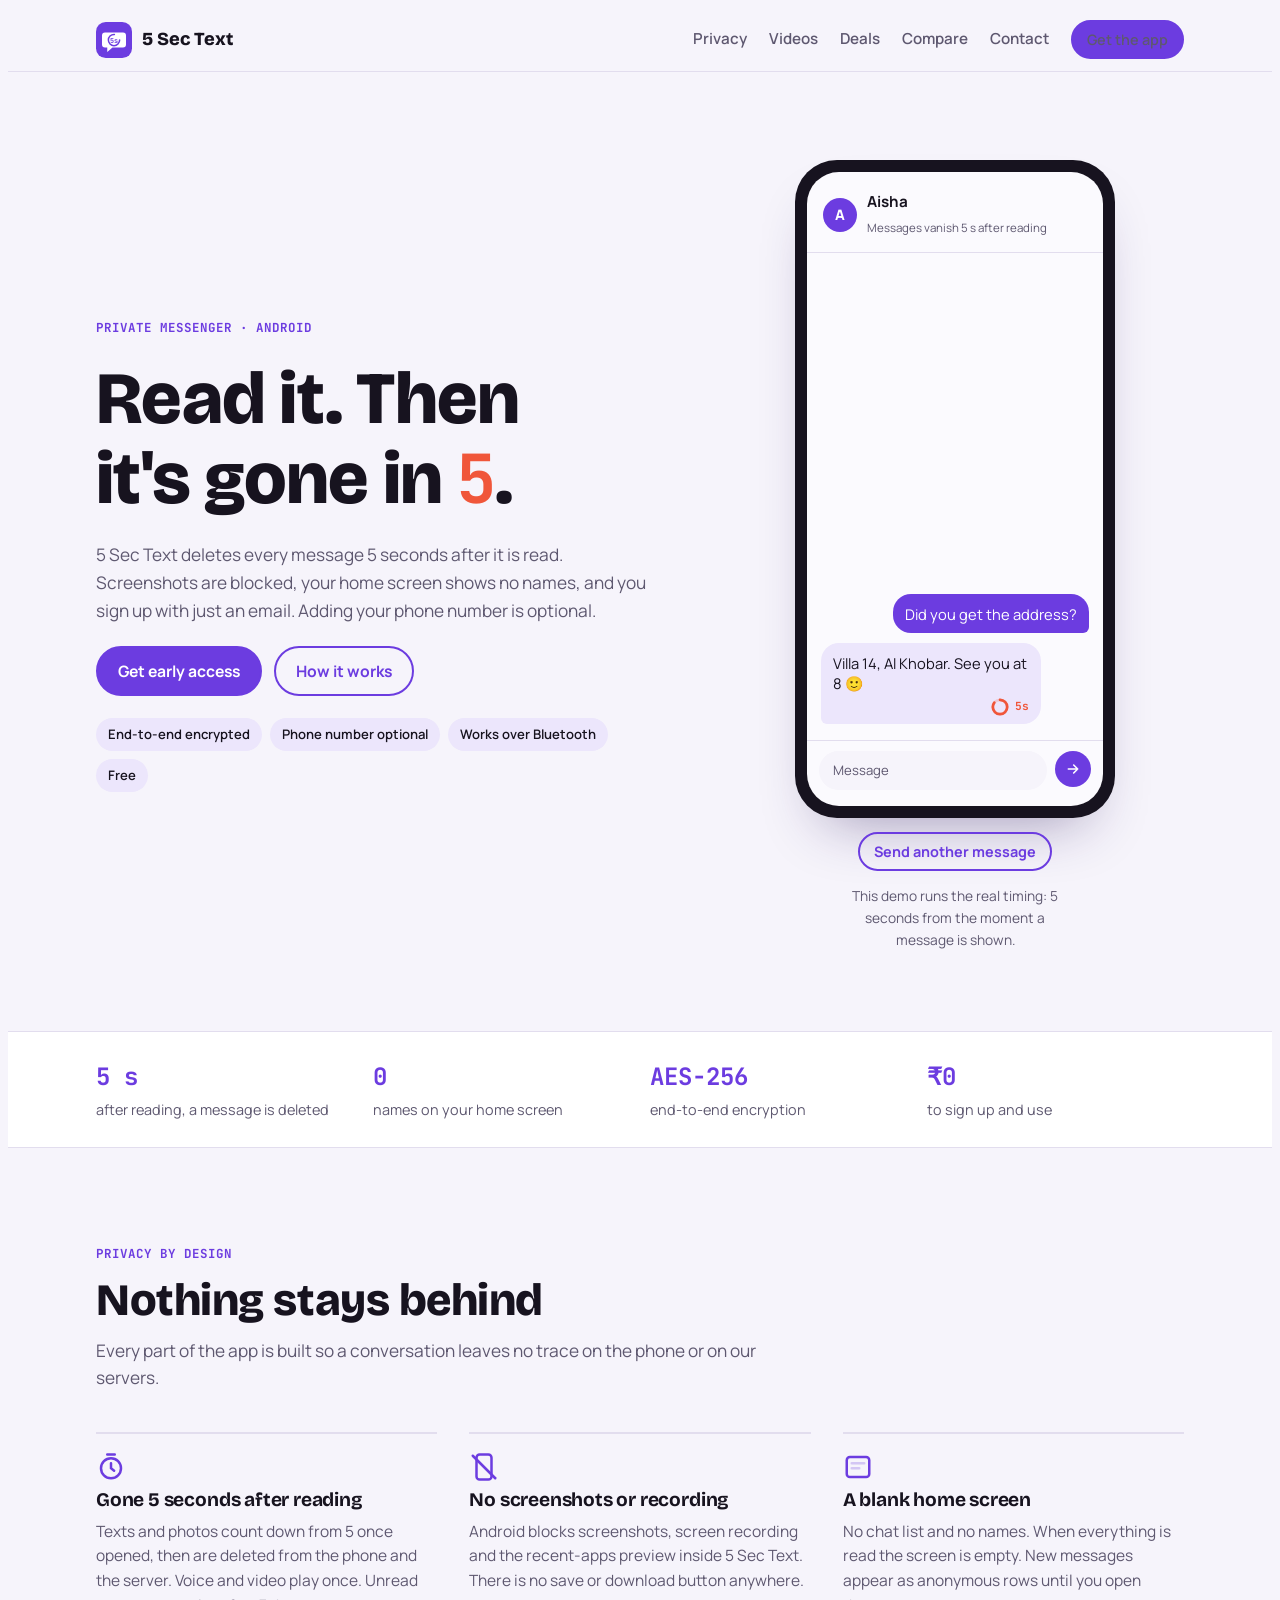
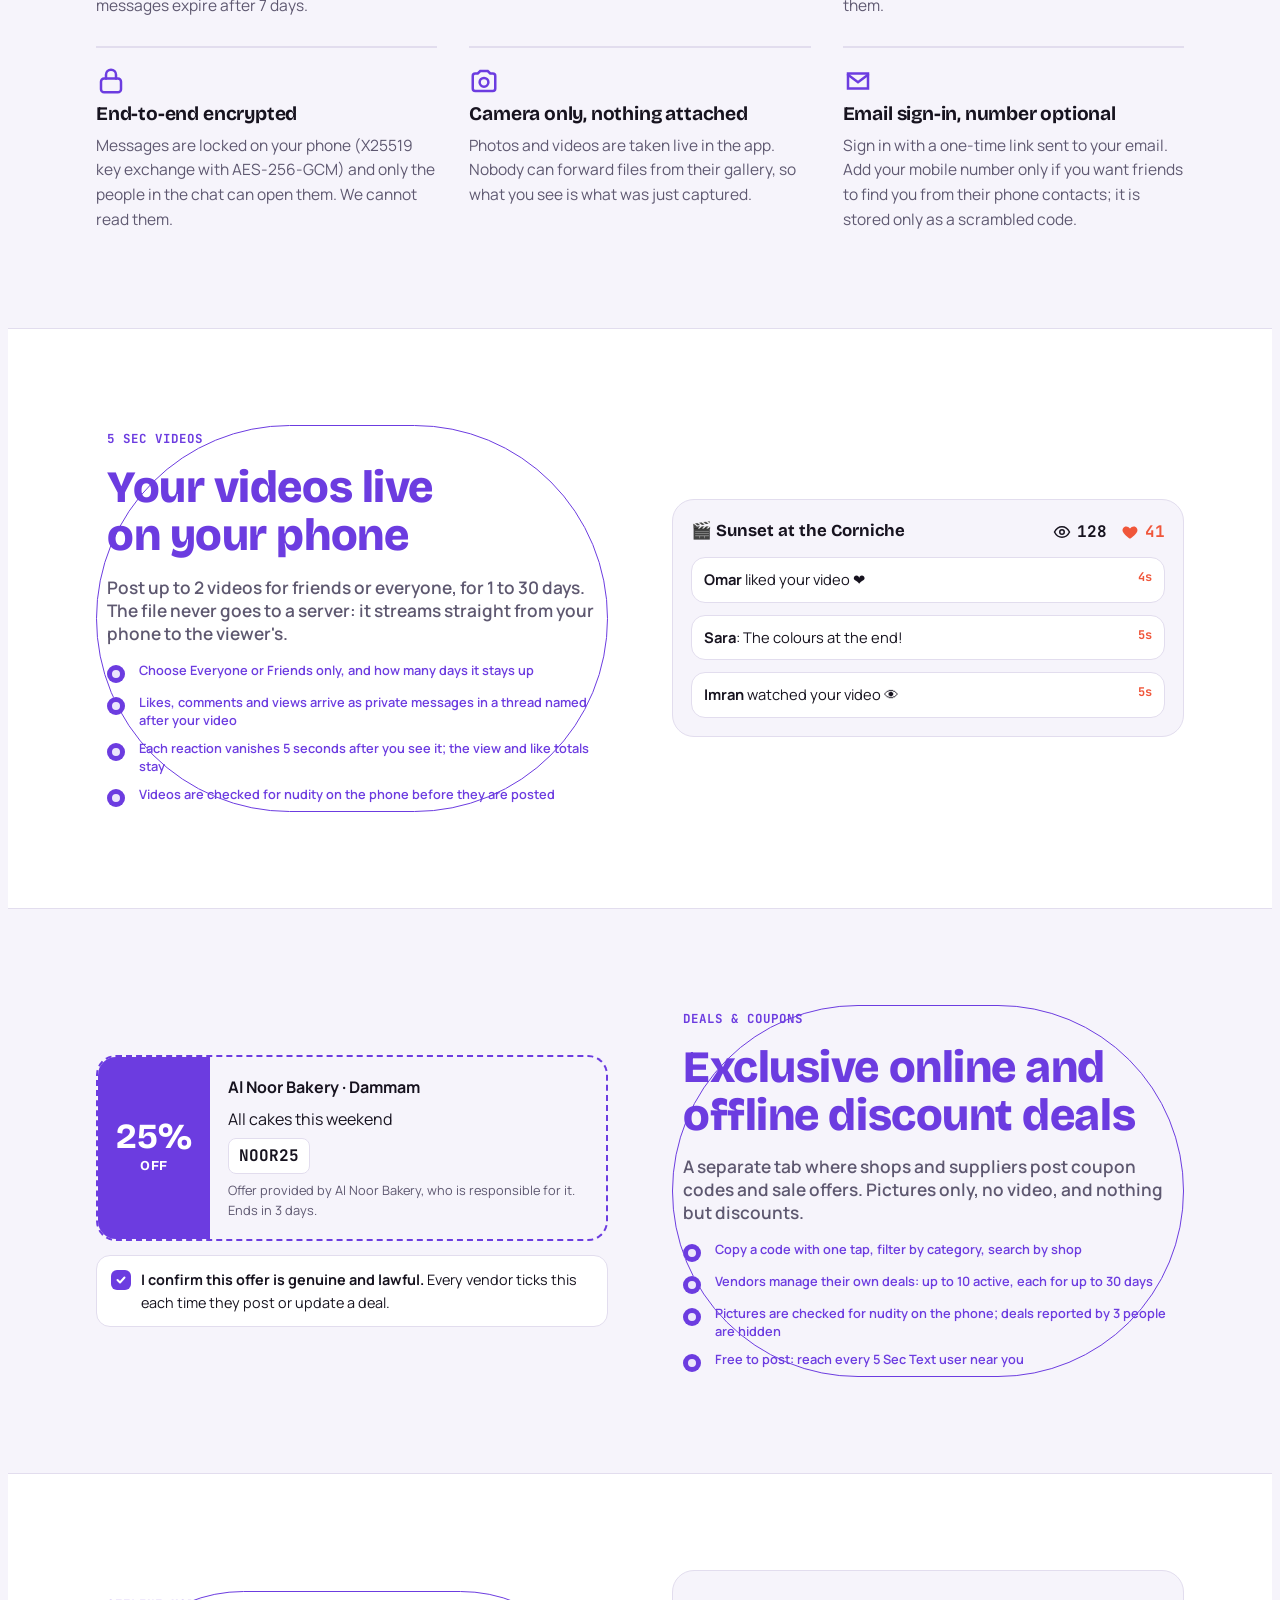
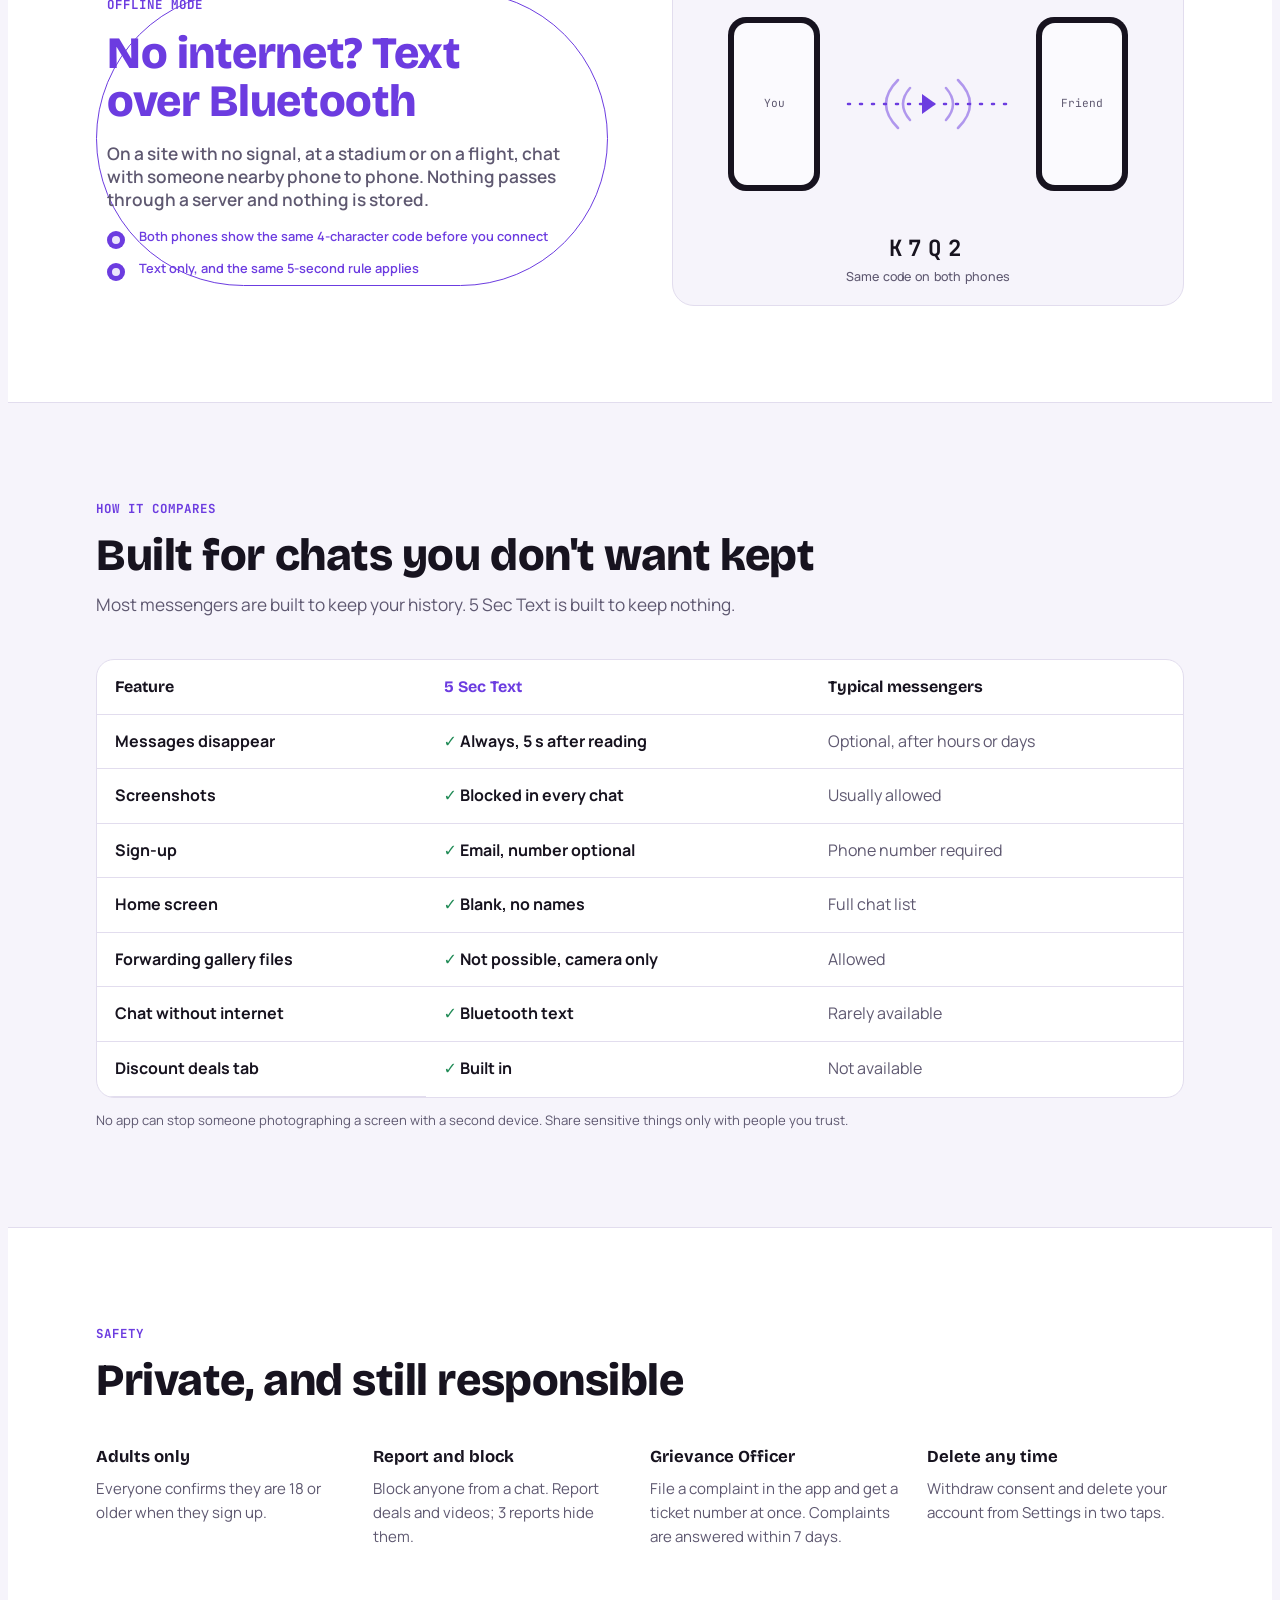
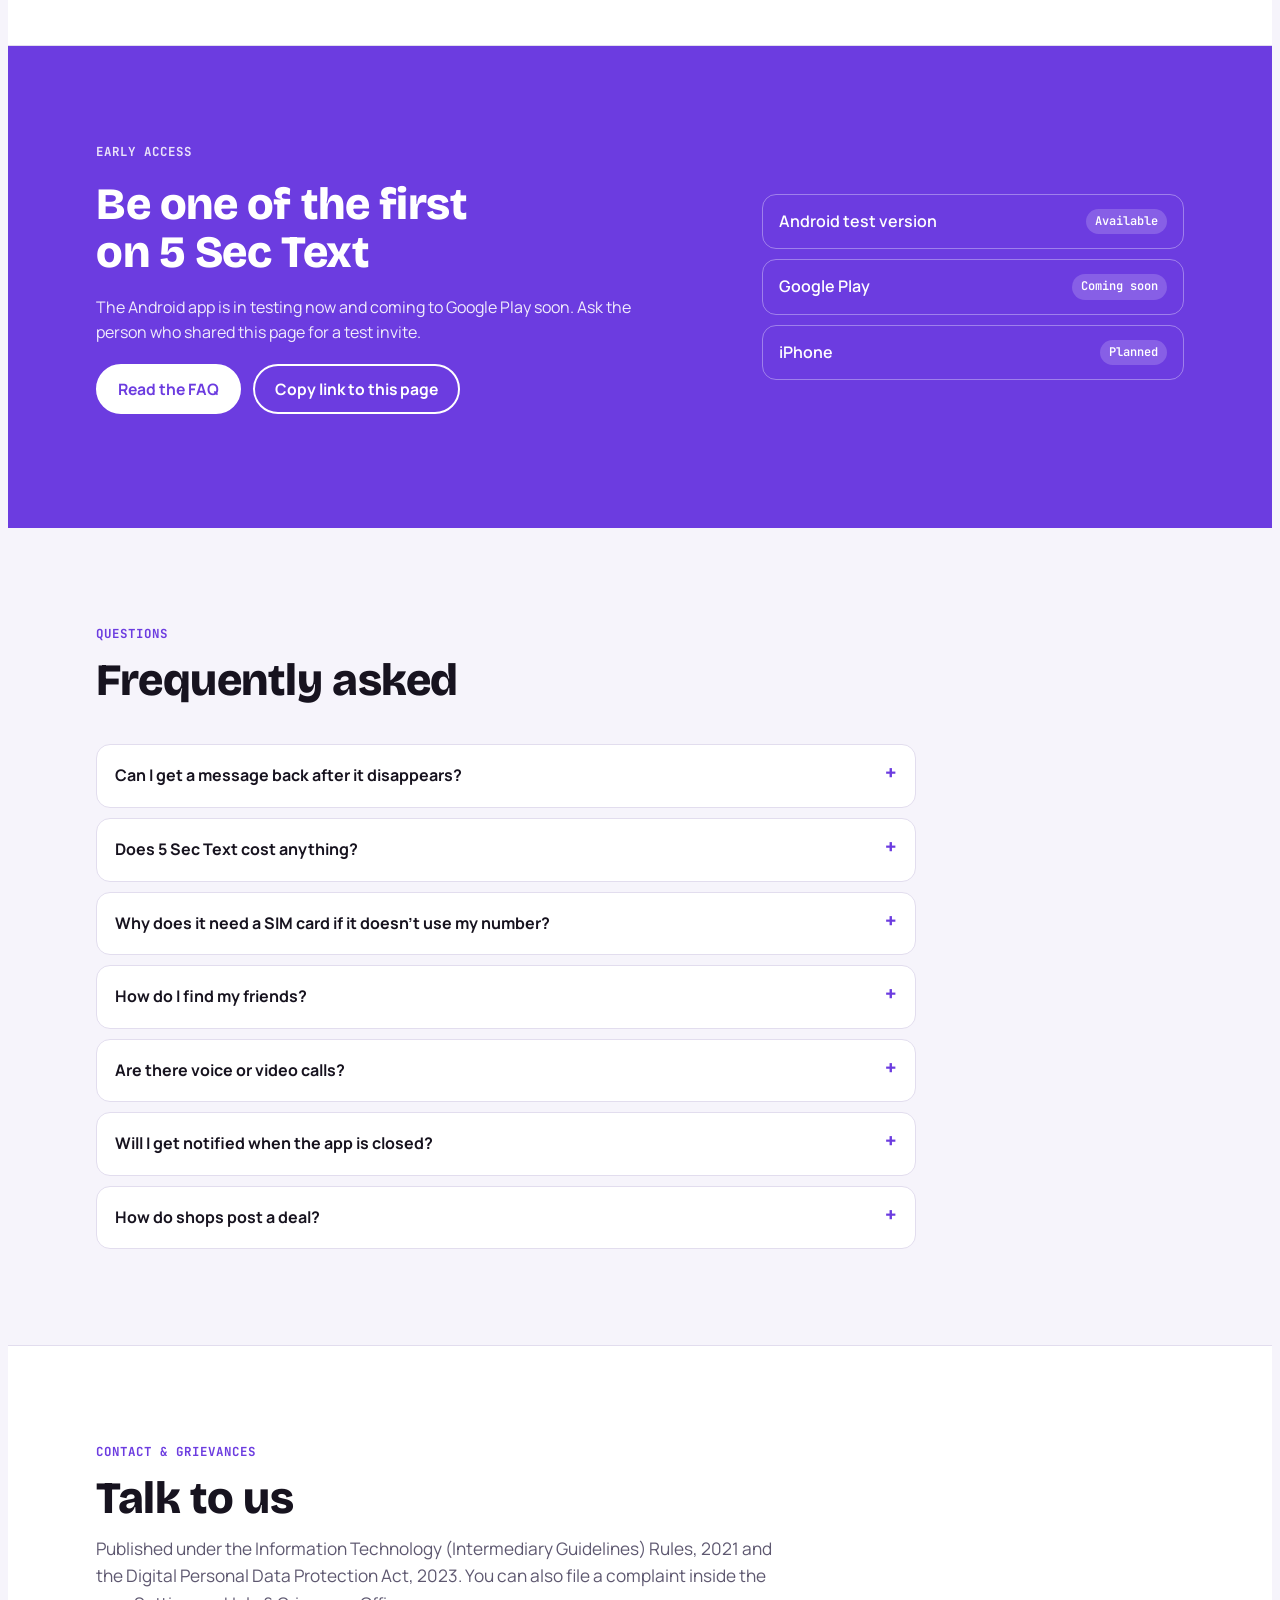
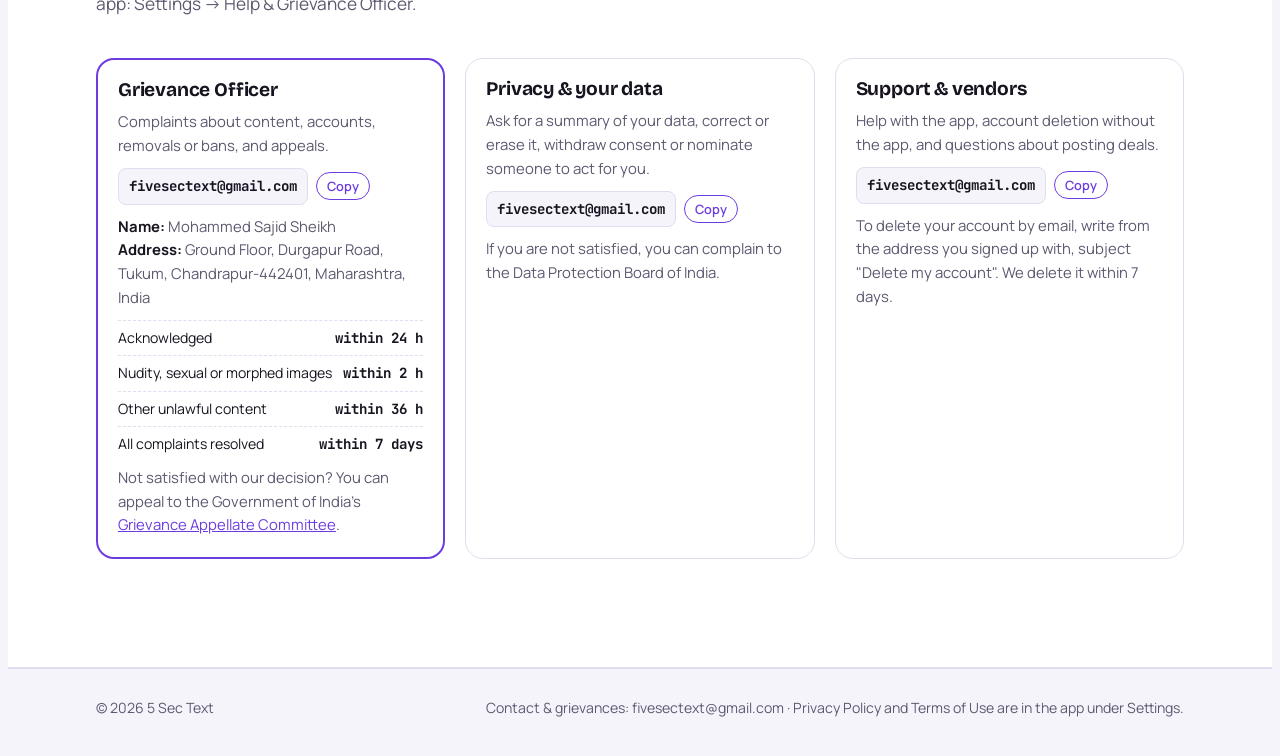
<file: index.html>
<!doctype html>
<html lang="en">
<head>
<meta charset="utf-8">
<meta name="viewport" content="width=device-width, initial-scale=1, viewport-fit=cover">
<title>5 Sec Text</title>
<meta name="claude:viewport-fit-sides" content="cover">
<meta name="description" content="5 Sec Text: the private messenger where every message disappears 5 seconds after it is read.">
<link rel="preconnect" href="https://fonts.googleapis.com">
<link rel="preconnect" href="https://fonts.gstatic.com" crossorigin>
<link rel="stylesheet" href="https://fonts.googleapis.com/css2?family=Bricolage+Grotesque:opsz,wght@12..96,500;12..96,700;12..96,800&family=Manrope:wght@400;500;600;700&family=JetBrains+Mono:wght@500;700&display=swap">
<style>
/* Layout: one countdown runs the page. A live vanishing chat opens it, then plain bands explain each part of the app. */
:root {
  --paper: #F6F4FB;
  --surface: #FFFFFF;
  --ink: #17131F;
  --muted: #5E5870;
  --line: #E2DDEE;
  --brand: #6C3CE0;
  --brand-ink: #FFFFFF;
  --brand-soft: #ECE6FC;
  --tick: #F0563A;
  --phone: #17131F;
  --screen: #FBFAFE;
  --bubble-in: #ECE6FC;
  --good: #1F8A55;
  --font-display: "Bricolage Grotesque", "Segoe UI", system-ui, sans-serif;
  --font-body: "Manrope", "Segoe UI", system-ui, -apple-system, sans-serif;
  --font-mono: "JetBrains Mono", ui-monospace, "SFMono-Regular", Consolas, monospace;
  --wrap: 1120px;
}
@media (prefers-color-scheme: dark) {
  :root:not([data-theme="light"]) {
    --paper: #0F0D15; --surface: #18151F; --ink: #EFECF7; --muted: #A69FBA; --line: #2A2537;
    --brand: #9C7BFF; --brand-ink: #120E1C; --brand-soft: #241D38; --tick: #FF7A5E;
    --phone: #050408; --screen: #14111C; --bubble-in: #2A2340; --good: #4FCB8A;
    color-scheme: dark;
  }
}
:root[data-theme="dark"] {
  --paper: #0F0D15; --surface: #18151F; --ink: #EFECF7; --muted: #A69FBA; --line: #2A2537;
  --brand: #9C7BFF; --brand-ink: #120E1C; --brand-soft: #241D38; --tick: #FF7A5E;
  --phone: #050408; --screen: #14111C; --bubble-in: #2A2340; --good: #4FCB8A;
  color-scheme: dark;
}

* { box-sizing: border-box; }
body { background: var(--paper); color: var(--ink); font-family: var(--font-body); font-size: 16px; line-height: 1.6; }
a { color: var(--brand); }
:focus-visible { outline: 3px solid var(--brand); outline-offset: 3px; border-radius: 6px; }
.wrap { max-width: var(--wrap); margin: 0 auto; padding-left: max(16px, env(safe-area-inset-left, 0px)); padding-right: max(16px, env(safe-area-inset-right, 0px)); }
h1, h2, h3 { font-family: var(--font-display); line-height: 1.08; text-wrap: balance; margin: 0; letter-spacing: -0.01em; }
h2 { font-size: clamp(1.9rem, 4vw, 2.8rem); font-weight: 800; }
h3 { font-size: 1.2rem; font-weight: 700; }
p { margin: 0; }
.eyebrow { font-family: var(--font-mono); font-size: 0.78rem; letter-spacing: 0.08em; text-transform: uppercase; color: var(--brand); font-weight: 700; }
.lede { color: var(--muted); font-size: 1.08rem; max-width: 62ch; }
section { padding-block: clamp(56px, 8vw, 96px); }
.section-head { display: grid; gap: 12px; margin-bottom: 40px; max-width: 760px; }

/* ---------- top bar ---------- */
body::before { content: ""; position: fixed; inset: 0 0 auto; height: env(safe-area-inset-top, 0px); z-index: 10; background: var(--paper); }
.topbar { position: sticky; top: env(safe-area-inset-top, 0px); z-index: 9; background: color-mix(in srgb, var(--paper) 88%, transparent); backdrop-filter: blur(10px); border-bottom: 1px solid var(--line); }
.topbar .wrap { display: flex; align-items: center; justify-content: space-between; gap: 16px; padding-block: 12px; }
.brand { display: flex; align-items: center; gap: 10px; text-decoration: none; color: var(--ink); font-family: var(--font-display); font-weight: 800; font-size: 1.15rem; }
.logo { width: 36px; height: 36px; flex: none; }
.nav { display: flex; gap: 22px; align-items: center; }
.nav a { color: var(--muted); text-decoration: none; font-weight: 600; font-size: 0.95rem; }
.nav a:hover { color: var(--ink); }
.btn { display: inline-flex; align-items: center; justify-content: center; gap: 8px; font: 700 0.98rem var(--font-body); padding: 12px 20px; border-radius: 999px; border: 2px solid var(--brand); background: var(--brand); color: var(--brand-ink); text-decoration: none; cursor: pointer; }
.btn.ghost { background: transparent; color: var(--brand); }
.btn.small { padding: 8px 14px; font-size: 0.9rem; }
@media (max-width: 760px) { .nav .hide-sm { display: none; } }

/* ---------- hero ---------- */
.hero .wrap { display: grid; grid-template-columns: 1.1fr 0.9fr; gap: clamp(32px, 6vw, 72px); align-items: center; padding-block: clamp(40px, 7vw, 88px) clamp(48px, 7vw, 80px); }
.hero-copy { display: grid; gap: 22px; min-width: 0; }
.hero h1 { font-size: clamp(2.6rem, 6.4vw, 4.6rem); font-weight: 800; }
.hero h1 .count { font-family: var(--font-mono); color: var(--tick); font-weight: 700; font-size: 0.92em; letter-spacing: -0.04em; }
.hero-actions { display: flex; flex-wrap: wrap; gap: 12px; align-items: center; }
.hero-note { font-size: 0.88rem; color: var(--muted); }
.pills { display: flex; flex-wrap: wrap; gap: 8px; }
.pill { font-size: 0.82rem; font-weight: 600; padding: 6px 12px; border-radius: 999px; background: var(--brand-soft); color: var(--ink); }

/* phone demo */
.phone-col { display: grid; justify-items: center; gap: 14px; min-width: 0; }
.phone { width: min(320px, 100%); aspect-ratio: 9 / 18.5; background: var(--phone); border-radius: 42px; padding: 12px; box-shadow: 0 30px 60px -30px rgba(40, 20, 90, 0.45); max-width: 100%; }
.screen { height: 100%; background: var(--screen); border-radius: 32px; overflow: hidden; display: flex; flex-direction: column; }
.screen-top { display: flex; align-items: center; gap: 10px; padding: 18px 16px 12px; border-bottom: 1px solid var(--line); }
.avatar { width: 34px; height: 34px; border-radius: 50%; background: var(--brand); color: var(--brand-ink); display: grid; place-items: center; font-weight: 800; font-size: 0.9rem; }
.screen-top b { font-size: 0.95rem; display: block; }
.screen-top small { color: var(--muted); font-size: 0.72rem; }
.chat { flex: 1; padding: 16px 14px; display: flex; flex-direction: column; justify-content: flex-end; gap: 10px; }
.bubble { max-width: 82%; padding: 10px 12px 8px; border-radius: 18px; font-size: 0.92rem; line-height: 1.4; transition: opacity 0.6s ease, filter 0.6s ease, transform 0.6s ease; }
.bubble.in { background: var(--bubble-in); align-self: flex-start; border-bottom-left-radius: 6px; }
.bubble.out { background: var(--brand); color: var(--brand-ink); align-self: flex-end; border-bottom-right-radius: 6px; }
.bubble .meta { display: flex; align-items: center; gap: 6px; justify-content: flex-end; margin-top: 4px; font-family: var(--font-mono); font-size: 0.7rem; font-weight: 700; }
.bubble.in .meta { color: var(--tick); }
.ring { width: 18px; height: 18px; transform: rotate(-90deg); }
.ring circle { fill: none; stroke-width: 3; }
.ring .bg { stroke: currentColor; opacity: 0.2; }
.ring .fg { stroke: currentColor; stroke-linecap: round; transition: stroke-dashoffset 0.25s linear; }
.bubble.gone { opacity: 0; filter: blur(6px); transform: scale(0.96) translateY(-6px); }
.compose { display: flex; gap: 8px; padding: 10px 12px 16px; border-top: 1px solid var(--line); }
.compose span { flex: 1; background: var(--paper); color: var(--muted); border-radius: 999px; padding: 9px 14px; font-size: 0.82rem; }
.compose i { width: 36px; height: 36px; border-radius: 50%; background: var(--brand); display: grid; place-items: center; }
.demo-caption { font-size: 0.86rem; color: var(--muted); text-align: center; max-width: 30ch; }
@media (max-width: 860px) { .hero .wrap { grid-template-columns: 1fr; } .phone { width: min(290px, 100%); } }

/* ---------- strip ---------- */
.strip { border-block: 1px solid var(--line); background: var(--surface); }
.strip .wrap { display: grid; grid-template-columns: repeat(4, 1fr); gap: 20px; padding-block: 26px; }
.stat { display: grid; gap: 2px; }
.stat b { font-family: var(--font-mono); font-size: 1.5rem; color: var(--brand); font-variant-numeric: tabular-nums; }
.stat span { font-size: 0.9rem; color: var(--muted); }
@media (max-width: 760px) { .strip .wrap { grid-template-columns: repeat(2, 1fr); } }

/* ---------- privacy grid ---------- */
.grid { display: grid; grid-template-columns: repeat(3, 1fr); gap: 28px 32px; }
.feature { display: grid; gap: 8px; align-content: start; padding-top: 18px; border-top: 2px solid var(--line); }
.feature .ico { width: 30px; height: 30px; color: var(--brand); }
.feature p { color: var(--muted); font-size: 0.97rem; }
@media (max-width: 900px) { .grid { grid-template-columns: repeat(2, 1fr); } }
@media (max-width: 560px) { .grid { grid-template-columns: 1fr; } }

/* ---------- split bands (videos, deals, bluetooth) ---------- */
.band { background: var(--surface); border-block: 1px solid var(--line); }
.split { display: grid; grid-template-columns: 1fr 1fr; gap: clamp(28px, 5vw, 64px); align-items: center; }
.split > * { min-width: 0; }
.split .copy { display: grid; gap: 16px; }
.checks { list-style: none; padding: 0; margin: 0; display: grid; gap: 10px; }
.checks li { display: grid; grid-template-columns: 22px 1fr; gap: 10px; align-items: start; }
.checks li::before { content: ""; width: 18px; height: 18px; margin-top: 4px; border-radius: 50%; background: var(--brand-soft); box-shadow: inset 0 0 0 5px var(--brand); }
@media (max-width: 860px) { .split { grid-template-columns: 1fr; } .split.flip .visual { order: 2; } }

/* video thread mock */
.mock { background: var(--paper); border: 1px solid var(--line); border-radius: 22px; padding: 18px; display: grid; gap: 12px; }
.thread-head { display: flex; align-items: center; justify-content: space-between; gap: 10px; flex-wrap: wrap; }
.thread-head b { font-family: var(--font-display); font-size: 1.05rem; }
.counters { display: flex; gap: 14px; font-family: var(--font-mono); font-weight: 700; font-variant-numeric: tabular-nums; }
.counters span { display: inline-flex; align-items: center; gap: 6px; }
.counters svg { width: 18px; height: 18px; }
.rx { display: flex; justify-content: space-between; gap: 10px; background: var(--surface); border: 1px solid var(--line); border-radius: 14px; padding: 10px 12px; font-size: 0.92rem; }
.rx em { font-style: normal; font-family: var(--font-mono); font-size: 0.75rem; color: var(--tick); font-weight: 700; white-space: nowrap; }

/* coupon */
.coupon { background: var(--paper); border: 2px dashed var(--brand); border-radius: 20px; display: grid; grid-template-columns: auto 1fr; overflow: hidden; }
.coupon .off { background: var(--brand); color: var(--brand-ink); padding: 22px 18px; display: grid; place-content: center; text-align: center; font-family: var(--font-display); }
.coupon .off b { font-size: 2.2rem; line-height: 1; }
.coupon .off span { font-size: 0.85rem; font-weight: 700; letter-spacing: 0.06em; }
.coupon .info { padding: 18px; display: grid; gap: 6px; min-width: 0; }
.coupon code { font-family: var(--font-mono); font-weight: 700; background: var(--surface); border: 1px solid var(--line); padding: 4px 10px; border-radius: 8px; justify-self: start; }
.coupon small { color: var(--muted); font-size: 0.8rem; }
.coupon-stack { display: grid; gap: 14px; }
.confirm { display: flex; gap: 10px; align-items: flex-start; font-size: 0.9rem; background: var(--surface); border: 1px solid var(--line); border-radius: 14px; padding: 12px 14px; }
.confirm .box { width: 20px; height: 20px; flex: none; border-radius: 6px; background: var(--brand); display: grid; place-items: center; margin-top: 2px; }

/* bluetooth */
.bt { display: flex; align-items: center; justify-content: center; gap: 18px; padding: 28px 10px; }
.mini { width: 92px; aspect-ratio: 9 / 17; background: var(--phone); border-radius: 18px; padding: 6px; flex: none; }
.mini div { height: 100%; background: var(--screen); border-radius: 13px; display: grid; place-items: center; font-family: var(--font-mono); font-size: 0.7rem; color: var(--muted); }
.waves { flex: 1; max-width: 180px; height: 60px; color: var(--brand); }
.code-chip { text-align: center; font-family: var(--font-mono); font-weight: 700; letter-spacing: 0.3em; font-size: 1.4rem; }
.code-chip small { display: block; letter-spacing: 0.02em; font-size: 0.78rem; color: var(--muted); font-weight: 500; font-family: var(--font-body); }

/* ---------- comparison ---------- */
.table-wrap { overflow-x: auto; border: 1px solid var(--line); border-radius: 18px; background: var(--surface); }
table { width: 100%; border-collapse: collapse; min-width: 560px; }
th, td { text-align: left; padding: 14px 18px; border-bottom: 1px solid var(--line); vertical-align: top; }
tr:last-child td { border-bottom: 0; }
thead th { font-family: var(--font-display); font-size: 1rem; }
thead th.us { color: var(--brand); }
td.us { font-weight: 700; }
td.us::before { content: "✓ "; color: var(--good); }
td.them { color: var(--muted); }
.fineprint { font-size: 0.82rem; color: var(--muted); margin-top: 12px; }

/* ---------- trust ---------- */
.trust { display: grid; grid-template-columns: repeat(4, 1fr); gap: 20px; }
.trust div { display: grid; gap: 6px; align-content: start; }
.trust b { font-family: var(--font-display); font-size: 1.05rem; }
.trust p { color: var(--muted); font-size: 0.94rem; }
@media (max-width: 900px) { .trust { grid-template-columns: repeat(2, 1fr); } }
@media (max-width: 520px) { .trust { grid-template-columns: 1fr; } }

/* ---------- download ---------- */
.download { background: var(--brand); color: var(--brand-ink); }
.download .wrap { display: grid; grid-template-columns: 1.2fr 0.8fr; gap: 32px; align-items: center; }
.download h2 { color: var(--brand-ink); }
.download p { opacity: 0.9; max-width: 56ch; }
.download .btn { background: var(--brand-ink); color: var(--brand); border-color: var(--brand-ink); }
.download .btn.ghost { background: transparent; color: var(--brand-ink); }
.platforms { display: grid; gap: 10px; }
.platform { display: flex; justify-content: space-between; gap: 12px; align-items: center; border: 1px solid color-mix(in srgb, var(--brand-ink) 35%, transparent); border-radius: 14px; padding: 14px 16px; font-weight: 600; }
.platform small { font-family: var(--font-mono); font-size: 0.75rem; padding: 3px 9px; border-radius: 999px; background: color-mix(in srgb, var(--brand-ink) 18%, transparent); white-space: nowrap; }
@media (max-width: 760px) { .download .wrap { grid-template-columns: 1fr; } }

/* ---------- faq ---------- */
.faq { display: grid; gap: 10px; max-width: 820px; }
details { background: var(--surface); border: 1px solid var(--line); border-radius: 14px; padding: 4px 18px; }
summary { cursor: pointer; font-weight: 700; padding: 14px 0; list-style: none; display: flex; justify-content: space-between; gap: 12px; }
summary::-webkit-details-marker { display: none; }
summary::after { content: "+"; font-family: var(--font-mono); color: var(--brand); font-size: 1.2rem; line-height: 1; }
details[open] summary::after { content: "–"; }
details p { color: var(--muted); padding-bottom: 16px; }

/* ---------- contact ---------- */
.contacts { display: grid; grid-template-columns: repeat(3, 1fr); gap: 20px; }
.contact { background: var(--surface); border: 1px solid var(--line); border-radius: 18px; padding: 20px; display: grid; gap: 10px; align-content: start; min-width: 0; }
.contact.main { border: 2px solid var(--brand); }
.contact p { color: var(--muted); font-size: 0.93rem; }
.mail { display: flex; align-items: center; gap: 8px; flex-wrap: wrap; }
.mail code { font-family: var(--font-mono); font-size: 0.88rem; font-weight: 700; color: var(--ink); background: var(--paper); border: 1px solid var(--line); border-radius: 8px; padding: 6px 10px; overflow-wrap: anywhere; user-select: all; }
.copy { font: 600 0.8rem var(--font-body); background: transparent; color: var(--brand); border: 1px solid var(--brand); border-radius: 999px; padding: 4px 10px; cursor: pointer; }
.tbd { font-size: 0.85rem; color: var(--tick); font-weight: 600; }
.timeline { list-style: none; margin: 0; padding: 0; display: grid; gap: 6px; font-size: 0.88rem; }
.timeline li { display: flex; justify-content: space-between; gap: 10px; border-top: 1px dashed var(--line); padding-top: 6px; }
.timeline b { font-family: var(--font-mono); white-space: nowrap; }
@media (max-width: 900px) { .contacts { grid-template-columns: 1fr; } }

/* ---------- footer ---------- */
footer { border-top: 1px solid var(--line); }
footer .wrap { display: flex; flex-wrap: wrap; justify-content: space-between; gap: 16px; padding-block: 28px; color: var(--muted); font-size: 0.88rem; }

@media (prefers-reduced-motion: reduce) {
  .bubble, .ring .fg { transition: none; }
}
</style>
</head>
<body>


<header class="topbar">
  <div class="wrap">
    <a class="brand" href="#top" aria-label="5 Sec Text home">
      <svg class="logo" viewBox="0 0 48 48" aria-hidden="true">
        <rect width="48" height="48" rx="13" fill="var(--brand)"/>
        <path d="M12 14h24a4 4 0 0 1 4 4v12a4 4 0 0 1-4 4H22l-7 6v-6h-3a4 4 0 0 1-4-4V18a4 4 0 0 1 4-4z" fill="#fff"/>
        <circle cx="24" cy="24" r="7.5" fill="none" stroke="var(--brand)" stroke-width="2" stroke-dasharray="35 12" stroke-linecap="round"/>
        <text x="24" y="27.6" text-anchor="middle" font-family="JetBrains Mono, monospace" font-weight="700" font-size="9" fill="var(--brand)">5s</text>
      </svg>
      5 Sec Text
    </a>
    <nav class="nav" aria-label="Sections">
      <a class="hide-sm" href="#privacy">Privacy</a>
      <a class="hide-sm" href="#videos">Videos</a>
      <a class="hide-sm" href="#deals">Deals</a>
      <a class="hide-sm" href="#compare">Compare</a>
      <a class="hide-sm" href="#contact">Contact</a>
      <a class="btn small" href="#download">Get the app</a>
    </nav>
  </div>
</header>

<main id="top">
  <section class="hero" style="padding-block:0">
    <div class="wrap">
      <div class="hero-copy">
        <span class="eyebrow">Private messenger · Android</span>
        <h1>Read it. Then it's gone in <span class="count" id="heroCount">5</span>.</h1>
        <p class="lede">5 Sec Text deletes every message 5 seconds after it is read. Screenshots are blocked, your home screen shows no names, and you sign up with just an email. Adding your phone number is optional.</p>
        <div class="hero-actions">
          <a class="btn" href="#download">Get early access</a>
          <a class="btn ghost" href="#privacy">How it works</a>
        </div>
        <div class="pills" aria-label="Highlights">
          <span class="pill">End-to-end encrypted</span>
          <span class="pill">Phone number optional</span>
          <span class="pill">Works over Bluetooth</span>
          <span class="pill">Free</span>
        </div>
      </div>

      <div class="phone-col">
        <div class="phone" role="img" aria-label="Demo: a chat where each received message counts down from 5 seconds and then disappears">
          <div class="screen">
            <div class="screen-top">
              <div class="avatar">A</div>
              <div><b>Aisha</b><small>Messages vanish 5 s after reading</small></div>
            </div>
            <div class="chat" id="chat">
              <div class="bubble out">Did you get the address?</div>
              <div class="bubble in" id="demoBubble">
                <span id="demoText">Villa 14, Al Khobar. See you at 8 🙂</span>
                <span class="meta"><svg class="ring" viewBox="0 0 20 20" aria-hidden="true"><circle class="bg" cx="10" cy="10" r="8"/><circle class="fg" id="ringFg" cx="10" cy="10" r="8" stroke-dasharray="50.27" stroke-dashoffset="0"/></svg><span id="demoSec">5s</span></span>
              </div>
            </div>
            <div class="compose"><span>Message</span><i aria-hidden="true"><svg width="16" height="16" viewBox="0 0 24 24" fill="none" stroke="#fff" stroke-width="2.4" stroke-linecap="round" stroke-linejoin="round"><path d="M5 12h14M13 6l6 6-6 6"/></svg></i></div>
          </div>
        </div>
        <button class="btn ghost small" id="replay" type="button">Send another message</button>
        <p class="demo-caption">This demo runs the real timing: 5 seconds from the moment a message is shown.</p>
      </div>
    </div>
  </section>

  <div class="strip">
    <div class="wrap">
      <div class="stat"><b>5 s</b><span>after reading, a message is deleted</span></div>
      <div class="stat"><b>0</b><span>names on your home screen</span></div>
      <div class="stat"><b>AES-256</b><span>end-to-end encryption</span></div>
      <div class="stat"><b>₹0</b><span>to sign up and use</span></div>
    </div>
  </div>

  <section id="privacy">
    <div class="wrap">
      <div class="section-head">
        <span class="eyebrow">Privacy by design</span>
        <h2>Nothing stays behind</h2>
        <p class="lede">Every part of the app is built so a conversation leaves no trace on the phone or on our servers.</p>
      </div>
      <div class="grid">
        <div class="feature">
          <svg class="ico" viewBox="0 0 24 24" fill="none" stroke="currentColor" stroke-width="2" stroke-linecap="round" aria-hidden="true"><circle cx="12" cy="13" r="8"/><path d="M12 9v4l2.5 2M9 2h6"/></svg>
          <h3>Gone 5 seconds after reading</h3>
          <p>Texts and photos count down from 5 once opened, then are deleted from the phone and the server. Voice and video play once. Unread messages expire after 7 days.</p>
        </div>
        <div class="feature">
          <svg class="ico" viewBox="0 0 24 24" fill="none" stroke="currentColor" stroke-width="2" stroke-linecap="round" aria-hidden="true"><rect x="6" y="2" width="12" height="20" rx="2.5"/><path d="M3 3l18 18"/></svg>
          <h3>No screenshots or recording</h3>
          <p>Android blocks screenshots, screen recording and the recent-apps preview inside 5 Sec Text. There is no save or download button anywhere.</p>
        </div>
        <div class="feature">
          <svg class="ico" viewBox="0 0 24 24" fill="none" stroke="currentColor" stroke-width="2" stroke-linecap="round" aria-hidden="true"><rect x="3" y="4" width="18" height="16" rx="2.5"/><path d="M7 9h10M7 13h6" opacity=".25"/></svg>
          <h3>A blank home screen</h3>
          <p>No chat list and no names. When everything is read the screen is empty. New messages appear as anonymous rows until you open them.</p>
        </div>
        <div class="feature">
          <svg class="ico" viewBox="0 0 24 24" fill="none" stroke="currentColor" stroke-width="2" stroke-linecap="round" aria-hidden="true"><rect x="4" y="10" width="16" height="11" rx="2.5"/><path d="M8 10V7a4 4 0 0 1 8 0v3"/></svg>
          <h3>End-to-end encrypted</h3>
          <p>Messages are locked on your phone (X25519 key exchange with AES-256-GCM) and only the people in the chat can open them. We cannot read them.</p>
        </div>
        <div class="feature">
          <svg class="ico" viewBox="0 0 24 24" fill="none" stroke="currentColor" stroke-width="2" stroke-linecap="round" aria-hidden="true"><path d="M3 8a2 2 0 0 1 2-2h2l2-2h6l2 2h2a2 2 0 0 1 2 2v10a2 2 0 0 1-2 2H5a2 2 0 0 1-2-2z"/><circle cx="12" cy="13" r="3.5"/></svg>
          <h3>Camera only, nothing attached</h3>
          <p>Photos and videos are taken live in the app. Nobody can forward files from their gallery, so what you see is what was just captured.</p>
        </div>
        <div class="feature">
          <svg class="ico" viewBox="0 0 24 24" fill="none" stroke="currentColor" stroke-width="2" stroke-linecap="round" aria-hidden="true"><path d="M4 6h16v12H4z"/><path d="M4 7l8 6 8-6"/></svg>
          <h3>Email sign-in, number optional</h3>
          <p>Sign in with a one-time link sent to your email. Add your mobile number only if you want friends to find you from their phone contacts; it is stored only as a scrambled code.</p>
        </div>
      </div>
    </div>
  </section>

  <section class="band" id="videos">
    <div class="wrap split">
      <div class="copy">
        <span class="eyebrow">5 Sec Videos</span>
        <h2>Your videos live on your phone</h2>
        <p class="lede">Post up to 2 videos for friends or everyone, for 1 to 30 days. The file never goes to a server: it streams straight from your phone to the viewer's.</p>
        <ul class="checks">
          <li>Choose Everyone or Friends only, and how many days it stays up</li>
          <li>Likes, comments and views arrive as private messages in a thread named after your video</li>
          <li>Each reaction vanishes 5 seconds after you see it; the view and like totals stay</li>
          <li>Videos are checked for nudity on the phone before they are posted</li>
        </ul>
      </div>
      <div class="visual">
        <div class="mock" aria-label="Example video thread on the uploader's phone">
          <div class="thread-head">
            <b>🎬 Sunset at the Corniche</b>
            <div class="counters">
              <span title="Views"><svg viewBox="0 0 24 24" fill="none" stroke="currentColor" stroke-width="2"><path d="M2 12s3.5-7 10-7 10 7 10 7-3.5 7-10 7S2 12 2 12z"/><circle cx="12" cy="12" r="3"/></svg><span id="views">128</span></span>
              <span title="Likes" style="color:var(--tick)"><svg viewBox="0 0 24 24" fill="currentColor"><path d="M12 21s-7.5-4.6-9.5-9.3C1 8 3.4 4.5 7 4.5c2 0 3.6 1.1 5 2.8 1.4-1.7 3-2.8 5-2.8 3.6 0 6 3.5 4.5 7.2C19.5 16.4 12 21 12 21z"/></svg><span id="likes">41</span></span>
            </div>
          </div>
          <div class="rx"><span><b>Omar</b> liked your video ❤</span><em>4s</em></div>
          <div class="rx"><span><b>Sara</b>: The colours at the end!</span><em>5s</em></div>
          <div class="rx"><span><b>Imran</b> watched your video 👁</span><em>5s</em></div>
        </div>
      </div>
    </div>
  </section>

  <section id="deals">
    <div class="wrap split flip">
      <div class="visual coupon-stack">
        <div class="coupon">
          <div class="off"><b>25%</b><span>OFF</span></div>
          <div class="info">
            <b>Al Noor Bakery · Dammam</b>
            <span>All cakes this weekend</span>
            <code>NOOR25</code>
            <small>Offer provided by Al Noor Bakery, who is responsible for it. Ends in 3 days.</small>
          </div>
        </div>
        <div class="confirm">
          <span class="box" aria-hidden="true"><svg width="12" height="12" viewBox="0 0 24 24" fill="none" stroke="var(--brand-ink)" stroke-width="4" stroke-linecap="round" stroke-linejoin="round"><path d="M5 12l5 5 9-10"/></svg></span>
          <span><b>I confirm this offer is genuine and lawful.</b> Every vendor ticks this each time they post or update a deal.</span>
        </div>
      </div>
      <div class="copy">
        <span class="eyebrow">Deals &amp; Coupons</span>
        <h2>Exclusive online and offline discount deals</h2>
        <p class="lede">A separate tab where shops and suppliers post coupon codes and sale offers. Pictures only, no video, and nothing but discounts.</p>
        <ul class="checks">
          <li>Copy a code with one tap, filter by category, search by shop</li>
          <li>Vendors manage their own deals: up to 10 active, each for up to 30 days</li>
          <li>Pictures are checked for nudity on the phone; deals reported by 3 people are hidden</li>
          <li>Free to post: reach every 5 Sec Text user near you</li>
        </ul>
      </div>
    </div>
  </section>

  <section class="band" id="bluetooth">
    <div class="wrap split">
      <div class="copy">
        <span class="eyebrow">Offline mode</span>
        <h2>No internet? Text over Bluetooth</h2>
        <p class="lede">On a site with no signal, at a stadium or on a flight, chat with someone nearby phone to phone. Nothing passes through a server and nothing is stored.</p>
        <ul class="checks">
          <li>Both phones show the same 4-character code before you connect</li>
          <li>Text only, and the same 5-second rule applies</li>
        </ul>
      </div>
      <div class="visual">
        <div class="mock">
          <div class="bt" aria-label="Two phones connected over Bluetooth">
            <div class="mini"><div>You</div></div>
            <svg class="waves" viewBox="0 0 180 60" aria-hidden="true" fill="none" stroke="currentColor" stroke-width="2.5" stroke-linecap="round">
              <path d="M10 30h160" stroke-dasharray="2 10"/>
              <path d="M72 14q-14 16 0 32M60 6q-24 24 0 48" opacity=".5"/>
              <path d="M108 14q14 16 0 32M120 6q24 24 0 48" opacity=".5"/>
              <path d="M84 20l14 10-14 10V20" fill="currentColor" stroke="none"/>
            </svg>
            <div class="mini"><div>Friend</div></div>
          </div>
          <div class="code-chip">K7Q2<small>Same code on both phones</small></div>
        </div>
      </div>
    </div>
  </section>

  <section id="compare">
    <div class="wrap">
      <div class="section-head">
        <span class="eyebrow">How it compares</span>
        <h2>Built for chats you don't want kept</h2>
        <p class="lede">Most messengers are built to keep your history. 5 Sec Text is built to keep nothing.</p>
      </div>
      <div class="table-wrap">
        <table>
          <thead><tr><th scope="col">Feature</th><th scope="col" class="us">5 Sec Text</th><th scope="col">Typical messengers</th></tr></thead>
          <tbody>
            <tr><th scope="row">Messages disappear</th><td class="us">Always, 5 s after reading</td><td class="them">Optional, after hours or days</td></tr>
            <tr><th scope="row">Screenshots</th><td class="us">Blocked in every chat</td><td class="them">Usually allowed</td></tr>
            <tr><th scope="row">Sign-up</th><td class="us">Email, number optional</td><td class="them">Phone number required</td></tr>
            <tr><th scope="row">Home screen</th><td class="us">Blank, no names</td><td class="them">Full chat list</td></tr>
            <tr><th scope="row">Forwarding gallery files</th><td class="us">Not possible, camera only</td><td class="them">Allowed</td></tr>
            <tr><th scope="row">Chat without internet</th><td class="us">Bluetooth text</td><td class="them">Rarely available</td></tr>
            <tr><th scope="row">Discount deals tab</th><td class="us">Built in</td><td class="them">Not available</td></tr>
          </tbody>
        </table>
      </div>
      <p class="fineprint">No app can stop someone photographing a screen with a second device. Share sensitive things only with people you trust.</p>
    </div>
  </section>

  <section class="band" id="trust">
    <div class="wrap">
      <div class="section-head">
        <span class="eyebrow">Safety</span>
        <h2>Private, and still responsible</h2>
      </div>
      <div class="trust">
        <div><b>Adults only</b><p>Everyone confirms they are 18 or older when they sign up.</p></div>
        <div><b>Report and block</b><p>Block anyone from a chat. Report deals and videos; 3 reports hide them.</p></div>
        <div><b>Grievance Officer</b><p>File a complaint in the app and get a ticket number at once. Complaints are answered within 7 days.</p></div>
        <div><b>Delete any time</b><p>Withdraw consent and delete your account from Settings in two taps.</p></div>
      </div>
    </div>
  </section>

  <section class="download" id="download">
    <div class="wrap">
      <div style="display:grid;gap:18px">
        <span class="eyebrow" style="color:var(--brand-ink);opacity:.85">Early access</span>
        <h2>Be one of the first on 5 Sec Text</h2>
        <p>The Android app is in testing now and coming to Google Play soon. Ask the person who shared this page for a test invite.</p>
        <div class="hero-actions">
          <a class="btn" href="#faq">Read the FAQ</a>
          <button class="btn ghost" type="button" id="shareBtn">Copy link to this page</button>
        </div>
        <span id="shareMsg" class="hero-note" style="color:var(--brand-ink)" aria-live="polite"></span>
      </div>
      <div class="platforms">
        <div class="platform">Android test version <small>Available</small></div>
        <div class="platform">Google Play <small>Coming soon</small></div>
        <div class="platform">iPhone <small>Planned</small></div>
      </div>
    </div>
  </section>

  <section id="faq">
    <div class="wrap">
      <div class="section-head">
        <span class="eyebrow">Questions</span>
        <h2>Frequently asked</h2>
      </div>
      <div class="faq">
        <details><summary>Can I get a message back after it disappears?</summary><p>No. Once a message has been read and its 5 seconds are up, it is deleted from both phones and from our servers. That is the point of the app.</p></details>
        <details><summary>Does 5 Sec Text cost anything?</summary><p>No. Signing up and messaging are free. Sign-in uses a one-time email link, so there are no SMS charges.</p></details>
        <details><summary>Why does it need a SIM card if it doesn't use my number?</summary><p>An active SIM helps keep out throwaway and bot accounts. The app only checks that a SIM is present; it does not read your number from the SIM.</p></details>
        <details><summary>How do I find my friends?</summary><p>Search by the name saved in your phone contacts (if you allow contacts), by their @username, or link a friend's @username to a contact yourself. Your contact list never leaves your phone; only scrambled codes of numbers are checked.</p></details>
        <details><summary>Are there voice or video calls?</summary><p>No, by design. 5 Sec Text is for text, photos, voice notes and short videos that disappear.</p></details>
        <details><summary>Will I get notified when the app is closed?</summary><p>In this first version, alerts arrive while the app is open or running in the background. Notifications show only "New message", never names or text.</p></details>
        <details><summary>How do shops post a deal?</summary><p>Open the Deals tab, tap Post a deal, add the discount, code and an optional picture, and confirm the offer is genuine and lawful. It goes live at once and ends on the date you choose.</p></details>
      </div>
    </div>
  </section>
  <section class="band" id="contact">
    <div class="wrap">
      <div class="section-head">
        <span class="eyebrow">Contact &amp; grievances</span>
        <h2>Talk to us</h2>
        <p class="lede">Published under the Information Technology (Intermediary Guidelines) Rules, 2021 and the Digital Personal Data Protection Act, 2023. You can also file a complaint inside the app: Settings → Help &amp; Grievance Officer.</p>
      </div>
      <div class="contacts">
        <div class="contact main">
          <h3>Grievance Officer</h3>
          <p>Complaints about content, accounts, removals or bans, and appeals.</p>
          <div class="mail"><code>fivesectext@gmail.com</code><button class="copy" type="button" data-copy="fivesectext@gmail.com">Copy</button></div>
          <p><b style="color:var(--ink)">Name:</b> Mohammed Sajid Sheikh<br><b style="color:var(--ink)">Address:</b> Ground Floor, Durgapur Road, Tukum, Chandrapur-442401, Maharashtra, India</p>
          <ul class="timeline">
            <li><span>Acknowledged</span><b>within 24 h</b></li>
            <li><span>Nudity, sexual or morphed images</span><b>within 2 h</b></li>
            <li><span>Other unlawful content</span><b>within 36 h</b></li>
            <li><span>All complaints resolved</span><b>within 7 days</b></li>
          </ul>
          <p>Not satisfied with our decision? You can appeal to the Government of India's <a href="https://gac.gov.in" target="_blank" rel="noopener">Grievance Appellate Committee</a>.</p>
        </div>
        <div class="contact">
          <h3>Privacy &amp; your data</h3>
          <p>Ask for a summary of your data, correct or erase it, withdraw consent or nominate someone to act for you.</p>
          <div class="mail"><code>fivesectext@gmail.com</code><button class="copy" type="button" data-copy="fivesectext@gmail.com">Copy</button></div>
          <p>If you are not satisfied, you can complain to the Data Protection Board of India.</p>
        </div>
        <div class="contact">
          <h3>Support &amp; vendors</h3>
          <p>Help with the app, account deletion without the app, and questions about posting deals.</p>
          <div class="mail"><code>fivesectext@gmail.com</code><button class="copy" type="button" data-copy="fivesectext@gmail.com">Copy</button></div>
          <p>To delete your account by email, write from the address you signed up with, subject "Delete my account". We delete it within 7 days.</p>
        </div>
      </div>
      <p class="fineprint" id="copyMsg" aria-live="polite"></p>
    </div>
  </section>
</main>

<footer>
  <div class="wrap">
    <span>© 2026 5 Sec Text</span>
    <span>Contact &amp; grievances: fivesectext@gmail.com · Privacy Policy and Terms of Use are in the app under Settings.</span>
  </div>
</footer>

<script>
(() => {
  const messages = [
    'Villa 14, Al Khobar. See you at 8 🙂',
    'Gate code is 4471. Delete after reading!',
    'Surprise party is Friday. Don\'t tell her 🤫',
    'Meeting moved to 10. Bring the report.',
    'Bank says the transfer went through.'
  ];
  const bubble = document.getElementById('demoBubble');
  const text = document.getElementById('demoText');
  const sec = document.getElementById('demoSec');
  const ring = document.getElementById('ringFg');
  const hero = document.getElementById('heroCount');
  const replay = document.getElementById('replay');
  const C = 50.27;
  const reduce = window.matchMedia('(prefers-reduced-motion: reduce)').matches;
  let i = 0, timer = null, restart = null;

  function show(msg) {
    clearInterval(timer); clearTimeout(restart);
    text.textContent = msg;
    bubble.classList.remove('gone');
    let left = 5.0;
    const paint = () => {
      const s = Math.max(0, Math.ceil(left));
      sec.textContent = s + 's';
      hero.textContent = s;
      ring.style.strokeDashoffset = String(C * (1 - left / 5));
    };
    paint();
    if (reduce) return; // keep the message visible, no countdown animation
    timer = setInterval(() => {
      left -= 0.25;
      paint();
      if (left <= 0) {
        clearInterval(timer);
        bubble.classList.add('gone');
        hero.textContent = '5';
        restart = setTimeout(() => { i = (i + 1) % messages.length; show(messages[i]); }, 2200);
      }
    }, 250);
  }
  replay.addEventListener('click', () => { i = (i + 1) % messages.length; show(messages[i]); });
  // start after a short pause so the first frame shows a full message
  setTimeout(() => show(messages[0]), 1200);

  const copyMsg = document.getElementById('copyMsg');
  document.querySelectorAll('[data-copy]').forEach((b) => b.addEventListener('click', () => {
    const v = b.dataset.copy;
    const done = () => { b.textContent = 'Copied'; copyMsg.textContent = v + ' copied.'; setTimeout(() => { b.textContent = 'Copy'; }, 1800); };
    if (navigator.clipboard && navigator.clipboard.writeText) {
      navigator.clipboard.writeText(v).then(done, () => { copyMsg.textContent = 'Select and copy: ' + v; });
    } else { copyMsg.textContent = 'Select and copy: ' + v; }
  }));

  const shareBtn = document.getElementById('shareBtn');
  const shareMsg = document.getElementById('shareMsg');
  shareBtn.addEventListener('click', () => {
    const url = location.href.split('#')[0];
    if (navigator.clipboard && navigator.clipboard.writeText) {
      navigator.clipboard.writeText(url).then(
        () => { shareMsg.textContent = 'Link copied.'; },
        () => { shareMsg.textContent = 'Copy this link: ' + url; }
      );
    } else {
      shareMsg.textContent = 'Copy this link: ' + url;
    }
  });
})();
</script>

</body>
</html>
</file>
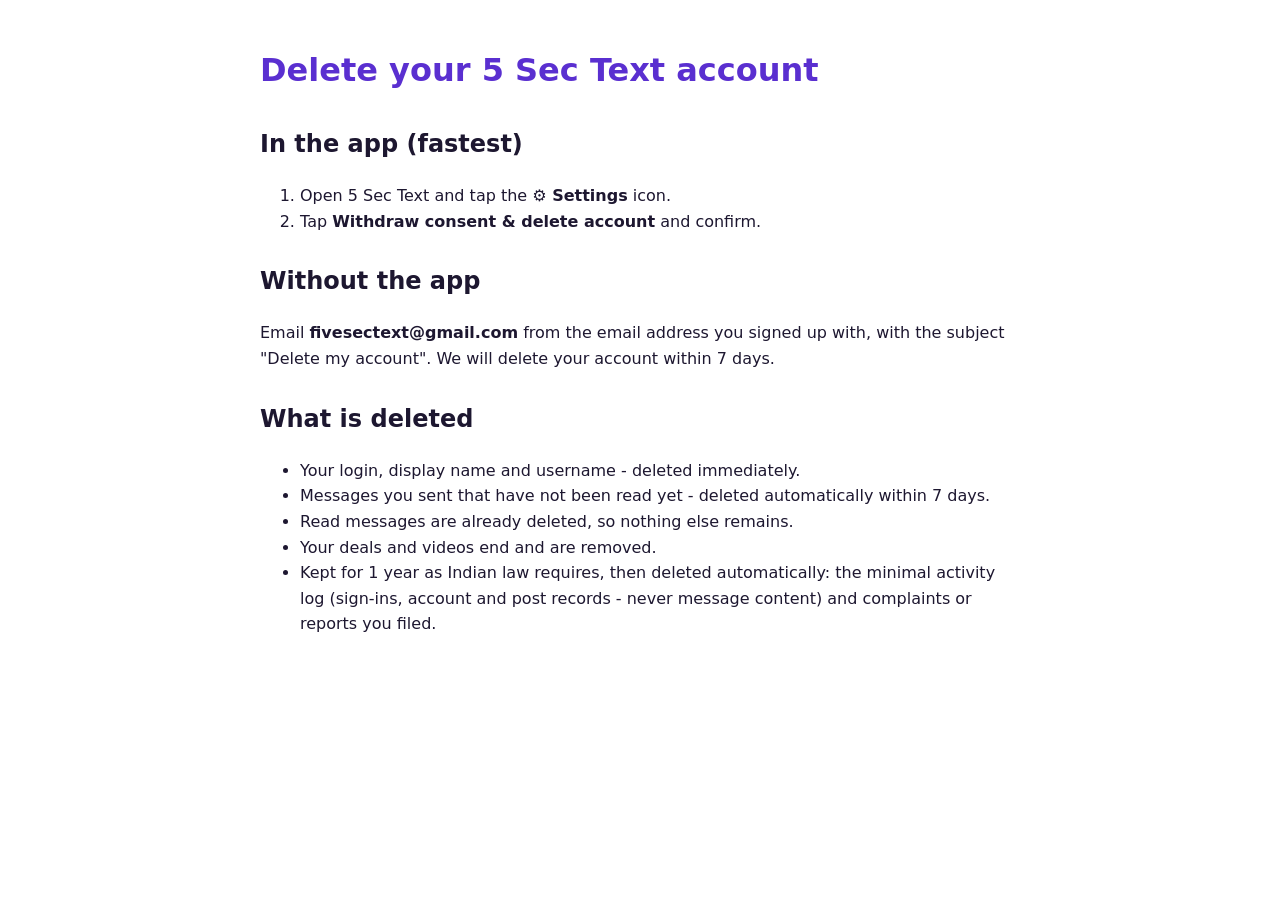
<file: delete-account.html>
<!doctype html><html lang="en"><head><meta charset="utf-8"><meta name="viewport" content="width=device-width,initial-scale=1"><title>Delete your account - 5 Sec Text</title><link rel="stylesheet" href="style.css"></head><body>
<h1>Delete your 5 Sec Text account</h1>
<h2>In the app (fastest)</h2><ol><li>Open 5 Sec Text and tap the <b>⚙ Settings</b> icon.</li><li>Tap <b>Withdraw consent &amp; delete account</b> and confirm.</li></ol>
<h2>Without the app</h2><p>Email <b>fivesectext@gmail.com</b> from the email address you signed up with, with the subject "Delete my account". We will delete your account within 7 days.</p>
<h2>What is deleted</h2><ul><li>Your login, display name and username - deleted immediately.</li><li>Messages you sent that have not been read yet - deleted automatically within 7 days.</li><li>Read messages are already deleted, so nothing else remains.</li><li>Your deals and videos end and are removed.</li><li>Kept for 1 year as Indian law requires, then deleted automatically: the minimal activity log (sign-ins, account and post records - never message content) and complaints or reports you filed.</li></ul>
</body></html>
</file>
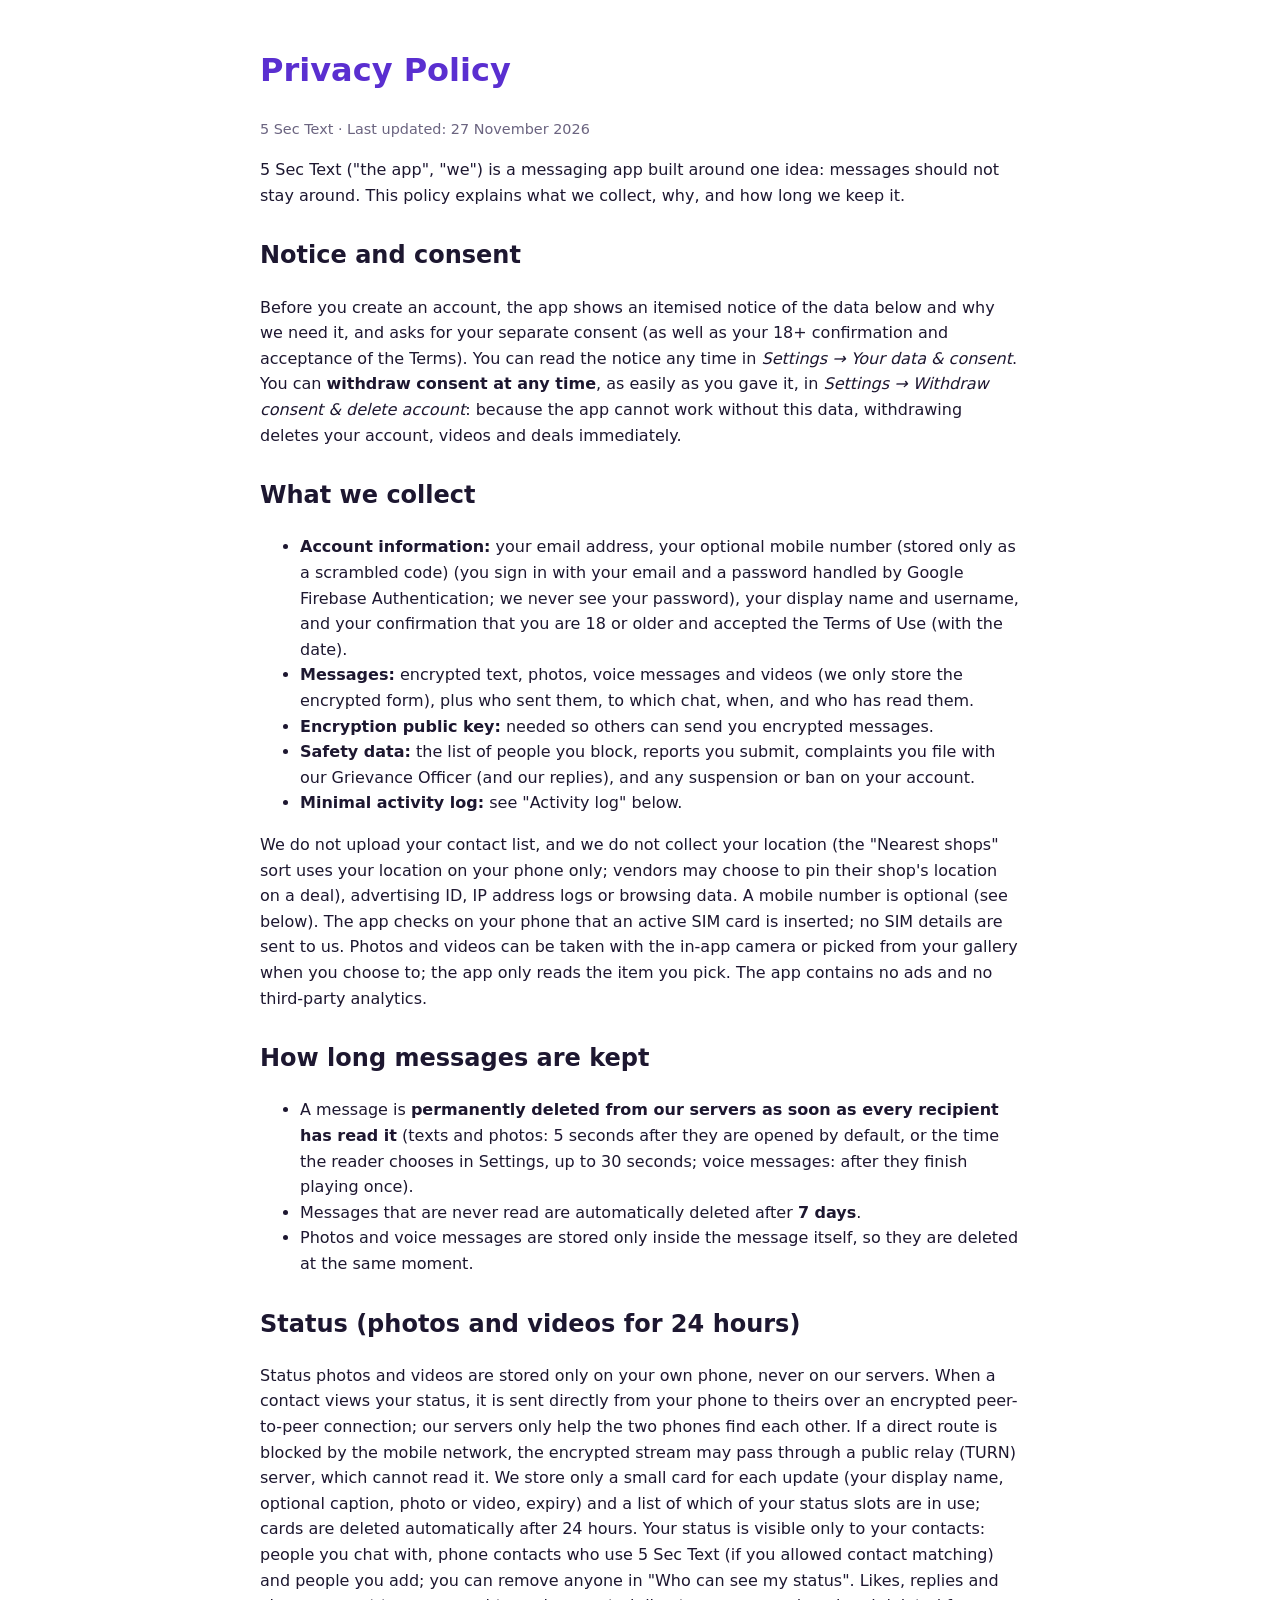
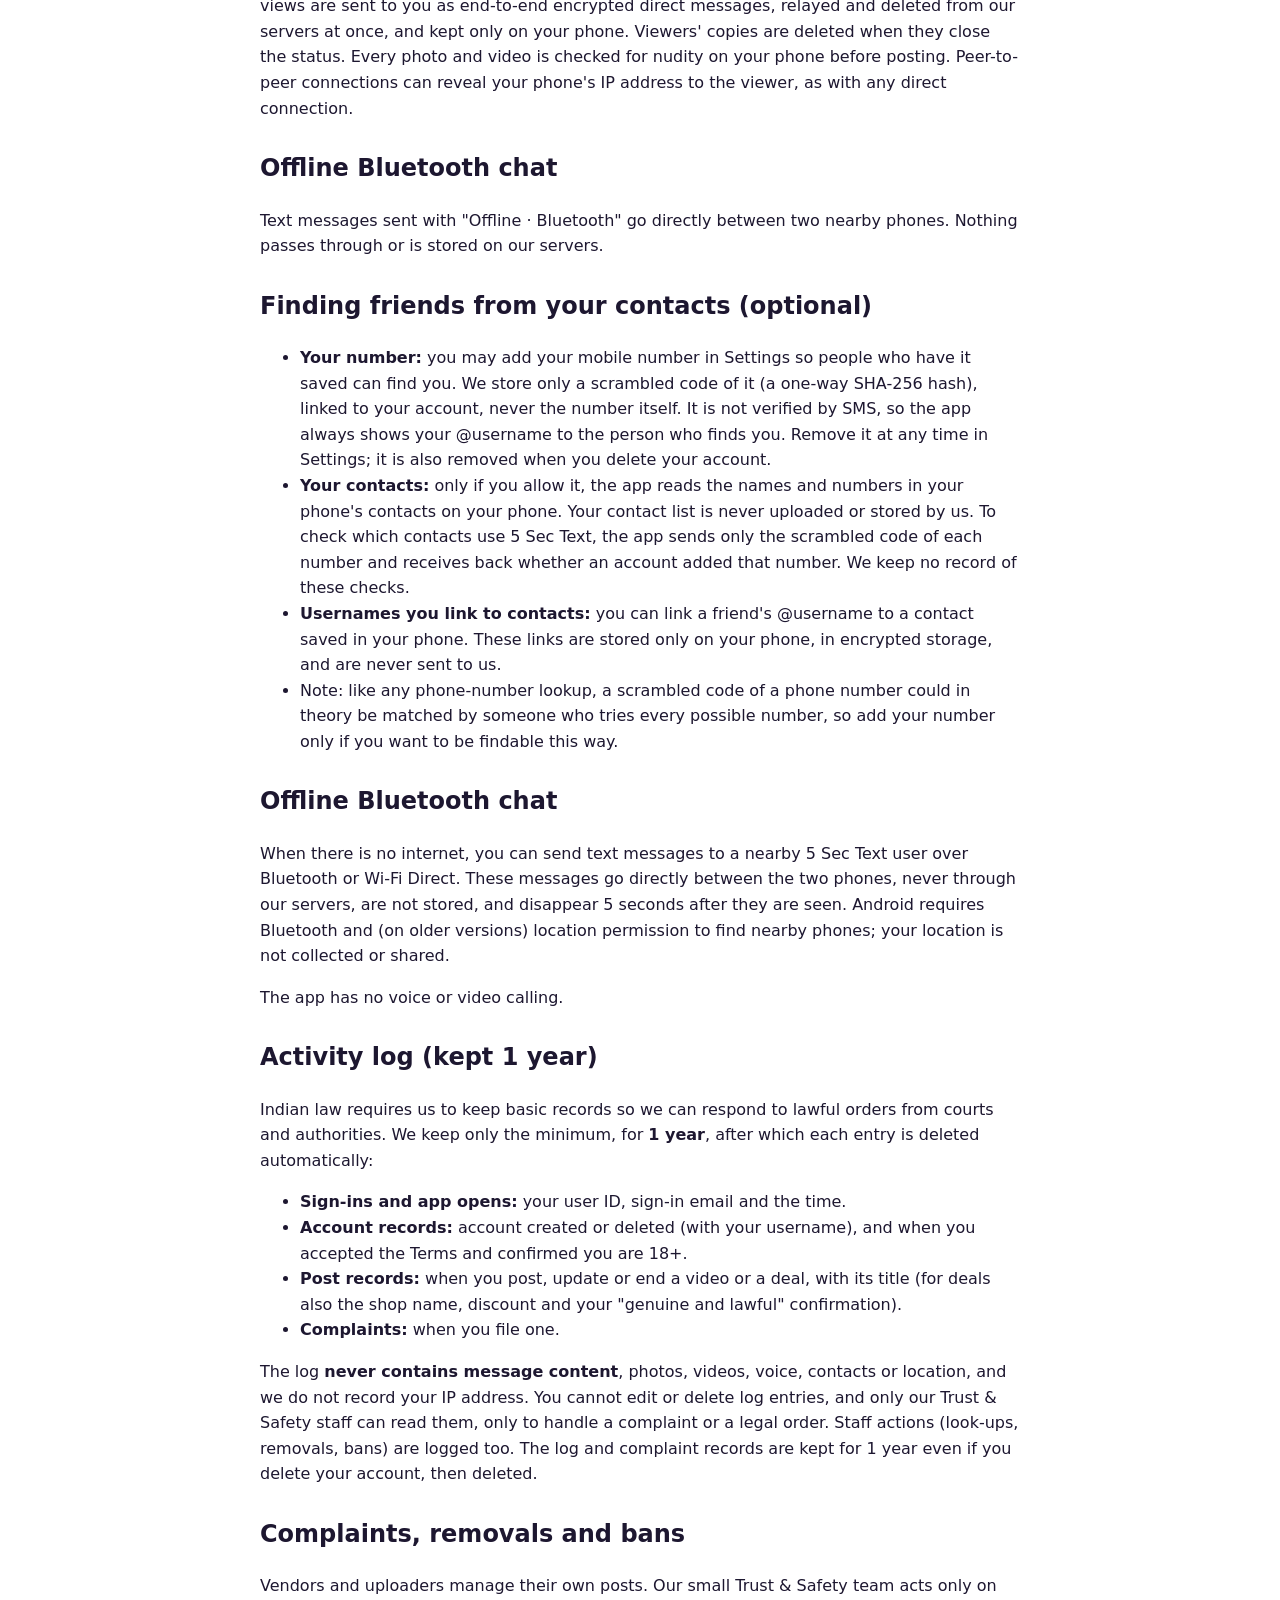
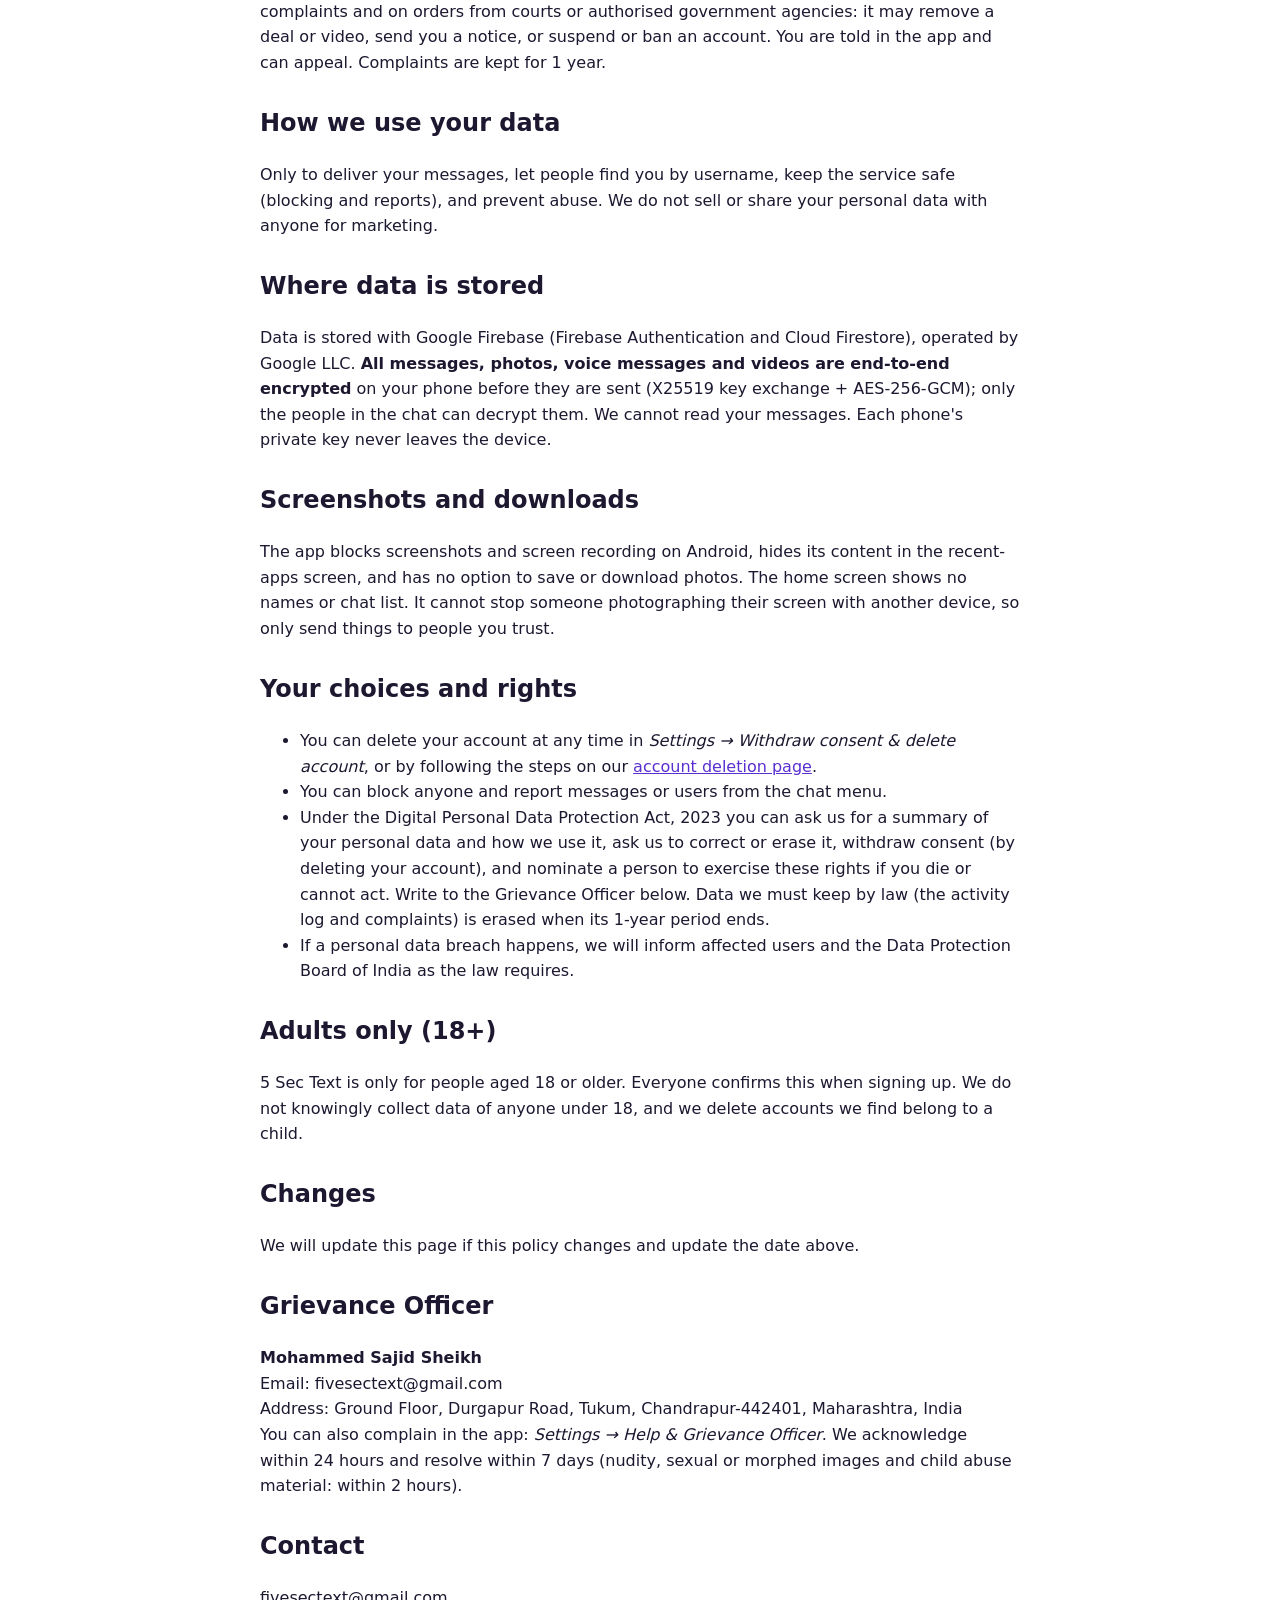
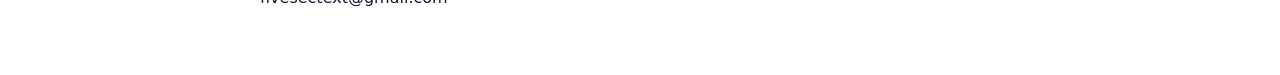
<file: privacy.html>
<!doctype html><html lang="en"><head><meta charset="utf-8"><meta name="viewport" content="width=device-width,initial-scale=1"><title>Privacy Policy - 5 Sec Text</title><link rel="stylesheet" href="style.css"></head><body>
<h1>Privacy Policy</h1><p class="muted">5 Sec Text · Last updated: 27 November 2026</p>
<p>5 Sec Text ("the app", "we") is a messaging app built around one idea: messages should not stay around. This policy explains what we collect, why, and how long we keep it.</p>
<h2>Notice and consent</h2>
<p>Before you create an account, the app shows an itemised notice of the data below and why we need it, and asks for your separate consent (as well as your 18+ confirmation and acceptance of the Terms). You can read the notice any time in <i>Settings → Your data &amp; consent</i>. You can <b>withdraw consent at any time</b>, as easily as you gave it, in <i>Settings → Withdraw consent &amp; delete account</i>: because the app cannot work without this data, withdrawing deletes your account, videos and deals immediately.</p>
<h2>What we collect</h2>
<ul>
<li><b>Account information:</b> your email address, your optional mobile number (stored only as a scrambled code) (you sign in with your email and a password handled by Google Firebase Authentication; we never see your password), your display name and username, and your confirmation that you are 18 or older and accepted the Terms of Use (with the date).</li>
<li><b>Messages:</b> encrypted text, photos, voice messages and videos (we only store the encrypted form), plus who sent them, to which chat, when, and who has read them.</li><li><b>Encryption public key:</b> needed so others can send you encrypted messages.</li>
<li><b>Safety data:</b> the list of people you block, reports you submit, complaints you file with our Grievance Officer (and our replies), and any suspension or ban on your account.</li>
<li><b>Minimal activity log:</b> see "Activity log" below.</li>
</ul>
<p>We do not upload your contact list, and we do not collect your location (the "Nearest shops" sort uses your location on your phone only; vendors may choose to pin their shop's location on a deal), advertising ID, IP address logs or browsing data. A mobile number is optional (see below). The app checks on your phone that an active SIM card is inserted; no SIM details are sent to us. Photos and videos can be taken with the in-app camera or picked from your gallery when you choose to; the app only reads the item you pick. The app contains no ads and no third-party analytics.</p>
<h2>How long messages are kept</h2>
<ul>
<li>A message is <b>permanently deleted from our servers as soon as every recipient has read it</b> (texts and photos: 5 seconds after they are opened by default, or the time the reader chooses in Settings, up to 30 seconds; voice messages: after they finish playing once).</li>
<li>Messages that are never read are automatically deleted after <b>7 days</b>.</li>
<li>Photos and voice messages are stored only inside the message itself, so they are deleted at the same moment.</li>
</ul>
<h2>Status (photos and videos for 24 hours)</h2>
<p>Status photos and videos are stored only on your own phone, never on our servers. When a contact views your status, it is sent directly from your phone to theirs over an encrypted peer-to-peer connection; our servers only help the two phones find each other. If a direct route is blocked by the mobile network, the encrypted stream may pass through a public relay (TURN) server, which cannot read it. We store only a small card for each update (your display name, optional caption, photo or video, expiry) and a list of which of your status slots are in use; cards are deleted automatically after 24 hours. Your status is visible only to your contacts: people you chat with, phone contacts who use 5 Sec Text (if you allowed contact matching) and people you add; you can remove anyone in "Who can see my status". Likes, replies and views are sent to you as end-to-end encrypted direct messages, relayed and deleted from our servers at once, and kept only on your phone. Viewers' copies are deleted when they close the status. Every photo and video is checked for nudity on your phone before posting. Peer-to-peer connections can reveal your phone's IP address to the viewer, as with any direct connection.</p>
<h2>Offline Bluetooth chat</h2>
<p>Text messages sent with "Offline · Bluetooth" go directly between two nearby phones. Nothing passes through or is stored on our servers.</p>
<h2>Finding friends from your contacts (optional)</h2>
<ul>
<li><b>Your number:</b> you may add your mobile number in Settings so people who have it saved can find you. We store only a scrambled code of it (a one-way SHA-256 hash), linked to your account, never the number itself. It is not verified by SMS, so the app always shows your @username to the person who finds you. Remove it at any time in Settings; it is also removed when you delete your account.</li>
<li><b>Your contacts:</b> only if you allow it, the app reads the names and numbers in your phone's contacts on your phone. Your contact list is never uploaded or stored by us. To check which contacts use 5 Sec Text, the app sends only the scrambled code of each number and receives back whether an account added that number. We keep no record of these checks.</li>
<li><b>Usernames you link to contacts:</b> you can link a friend's @username to a contact saved in your phone. These links are stored only on your phone, in encrypted storage, and are never sent to us.</li>
<li>Note: like any phone-number lookup, a scrambled code of a phone number could in theory be matched by someone who tries every possible number, so add your number only if you want to be findable this way.</li>
</ul>
<h2>Offline Bluetooth chat</h2>
<p>When there is no internet, you can send text messages to a nearby 5 Sec Text user over Bluetooth or Wi-Fi Direct. These messages go directly between the two phones, never through our servers, are not stored, and disappear 5 seconds after they are seen. Android requires Bluetooth and (on older versions) location permission to find nearby phones; your location is not collected or shared.</p>
<p>The app has no voice or video calling.</p>
<h2>Activity log (kept 1 year)</h2>
<p>Indian law requires us to keep basic records so we can respond to lawful orders from courts and authorities. We keep only the minimum, for <b>1 year</b>, after which each entry is deleted automatically:</p>
<ul>
<li><b>Sign-ins and app opens:</b> your user ID, sign-in email and the time.</li>
<li><b>Account records:</b> account created or deleted (with your username), and when you accepted the Terms and confirmed you are 18+.</li>
<li><b>Post records:</b> when you post, update or end a video or a deal, with its title (for deals also the shop name, discount and your "genuine and lawful" confirmation).</li>
<li><b>Complaints:</b> when you file one.</li>
</ul>
<p>The log <b>never contains message content</b>, photos, videos, voice, contacts or location, and we do not record your IP address. You cannot edit or delete log entries, and only our Trust &amp; Safety staff can read them, only to handle a complaint or a legal order. Staff actions (look-ups, removals, bans) are logged too. The log and complaint records are kept for 1 year even if you delete your account, then deleted.</p>
<h2>Complaints, removals and bans</h2>
<p>Vendors and uploaders manage their own posts. Our small Trust &amp; Safety team acts only on complaints and on orders from courts or authorised government agencies: it may remove a deal or video, send you a notice, or suspend or ban an account. You are told in the app and can appeal. Complaints are kept for 1 year.</p>
<h2>How we use your data</h2>
<p>Only to deliver your messages, let people find you by username, keep the service safe (blocking and reports), and prevent abuse. We do not sell or share your personal data with anyone for marketing.</p>
<h2>Where data is stored</h2>
<p>Data is stored with Google Firebase (Firebase Authentication and Cloud Firestore), operated by Google LLC. <b>All messages, photos, voice messages and videos are end-to-end encrypted</b> on your phone before they are sent (X25519 key exchange + AES-256-GCM); only the people in the chat can decrypt them. We cannot read your messages. Each phone's private key never leaves the device.</p>
<h2>Screenshots and downloads</h2>
<p>The app blocks screenshots and screen recording on Android, hides its content in the recent-apps screen, and has no option to save or download photos. The home screen shows no names or chat list. It cannot stop someone photographing their screen with another device, so only send things to people you trust.</p>
<h2>Your choices and rights</h2>
<ul>
<li>You can delete your account at any time in <i>Settings → Withdraw consent &amp; delete account</i>, or by following the steps on our <a href="delete-account.html">account deletion page</a>.</li>
<li>You can block anyone and report messages or users from the chat menu.</li>
<li>Under the Digital Personal Data Protection Act, 2023 you can ask us for a summary of your personal data and how we use it, ask us to correct or erase it, withdraw consent (by deleting your account), and nominate a person to exercise these rights if you die or cannot act. Write to the Grievance Officer below. Data we must keep by law (the activity log and complaints) is erased when its 1-year period ends.</li>
<li>If a personal data breach happens, we will inform affected users and the Data Protection Board of India as the law requires.</li>
</ul>
<h2>Adults only (18+)</h2>
<p>5 Sec Text is only for people aged 18 or older. Everyone confirms this when signing up. We do not knowingly collect data of anyone under 18, and we delete accounts we find belong to a child.</p>
<h2>Changes</h2><p>We will update this page if this policy changes and update the date above.</p>
<h2>Grievance Officer</h2>
<p><b>Mohammed Sajid Sheikh</b><br>Email: fivesectext@gmail.com<br>Address: Ground Floor, Durgapur Road, Tukum, Chandrapur-442401, Maharashtra, India<br>
You can also complain in the app: <i>Settings → Help &amp; Grievance Officer</i>. We acknowledge within 24 hours and resolve within 7 days (nudity, sexual or morphed images and child abuse material: within 2 hours).</p>
<h2>Contact</h2><p>fivesectext@gmail.com</p>
</body></html>
</file>
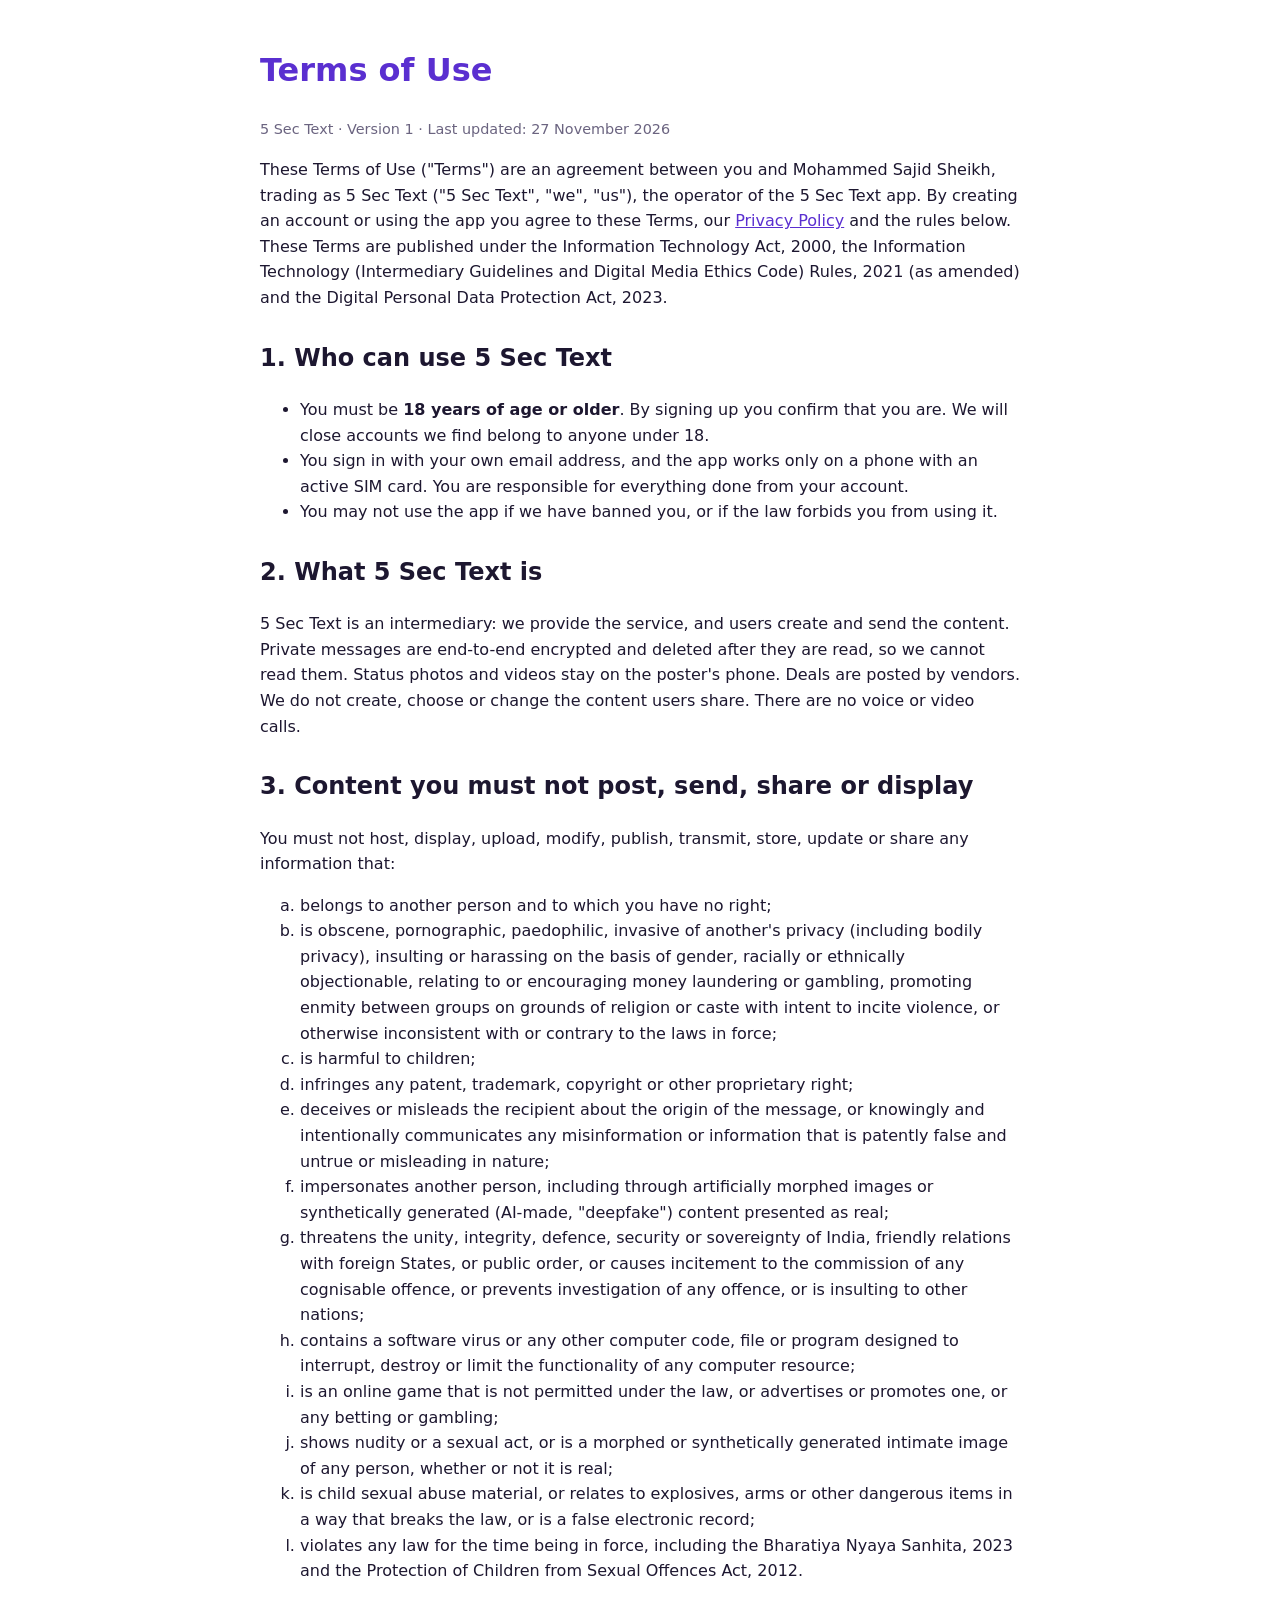
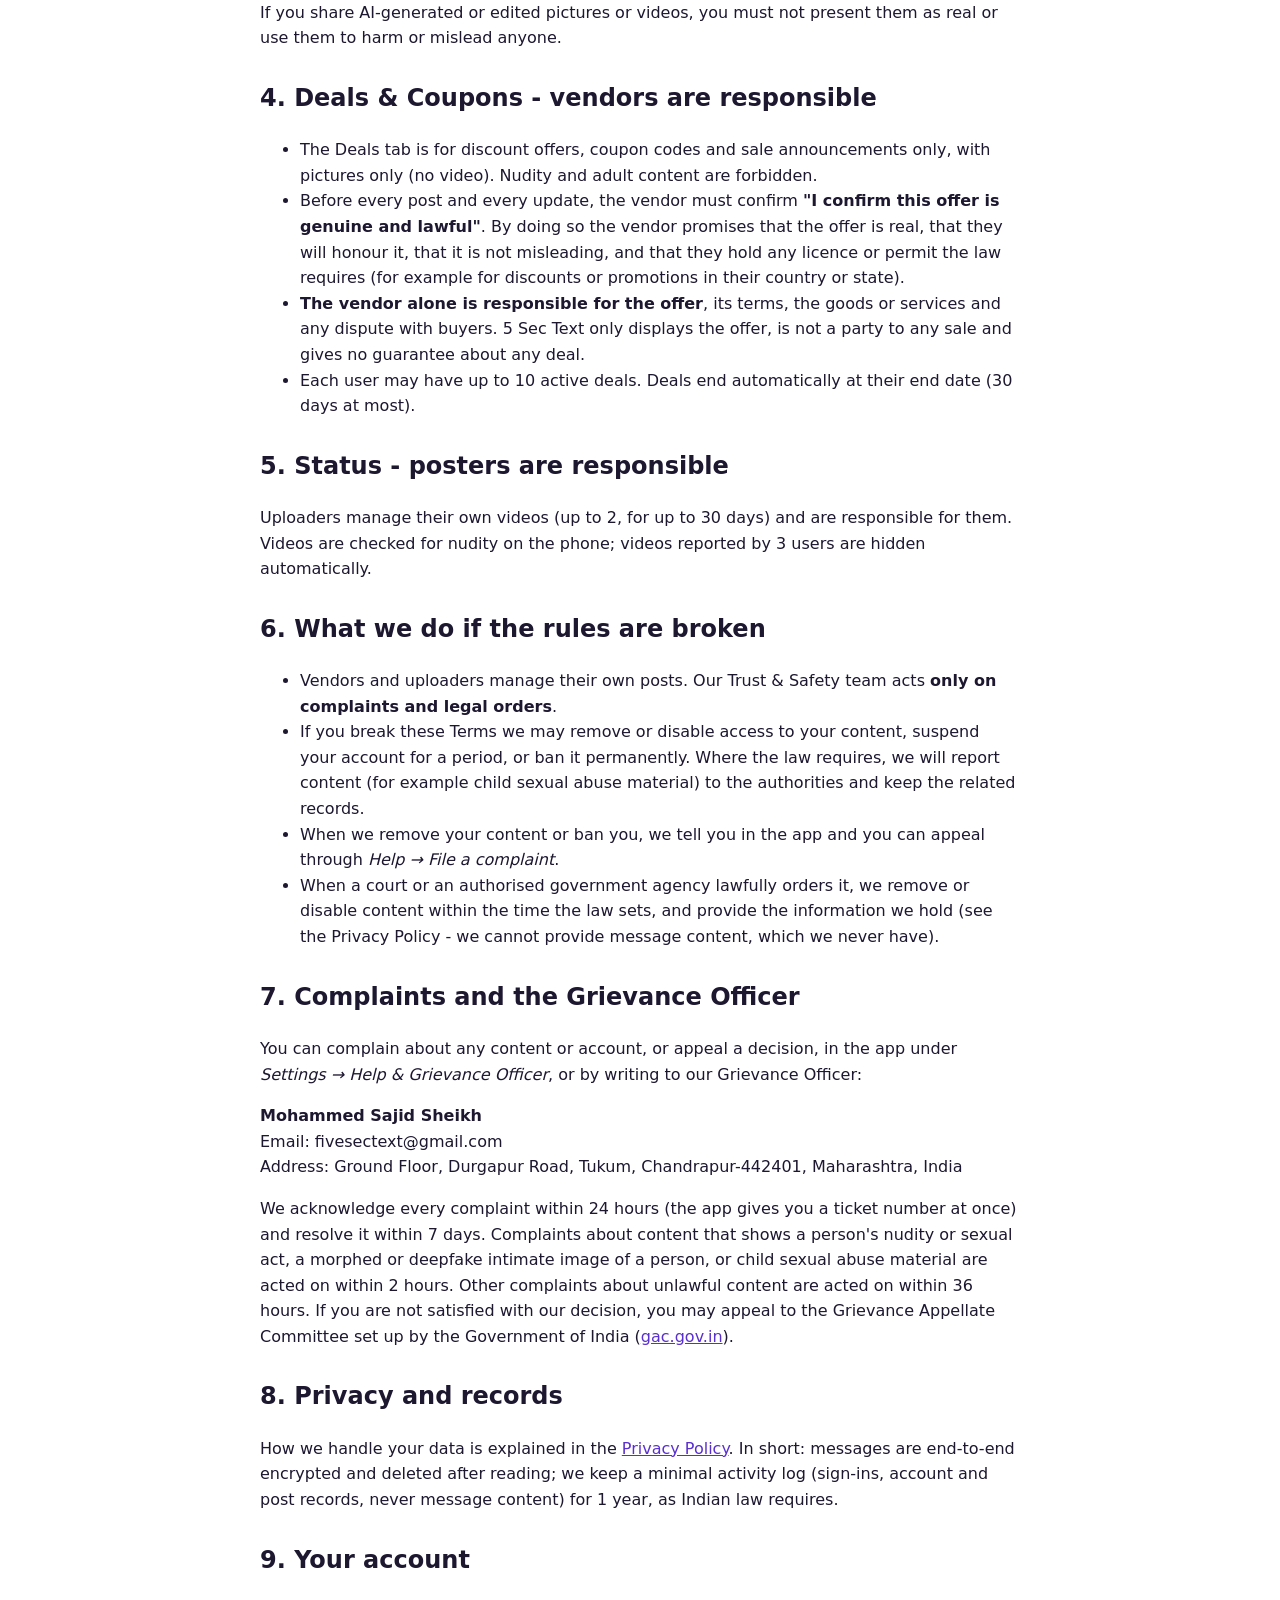
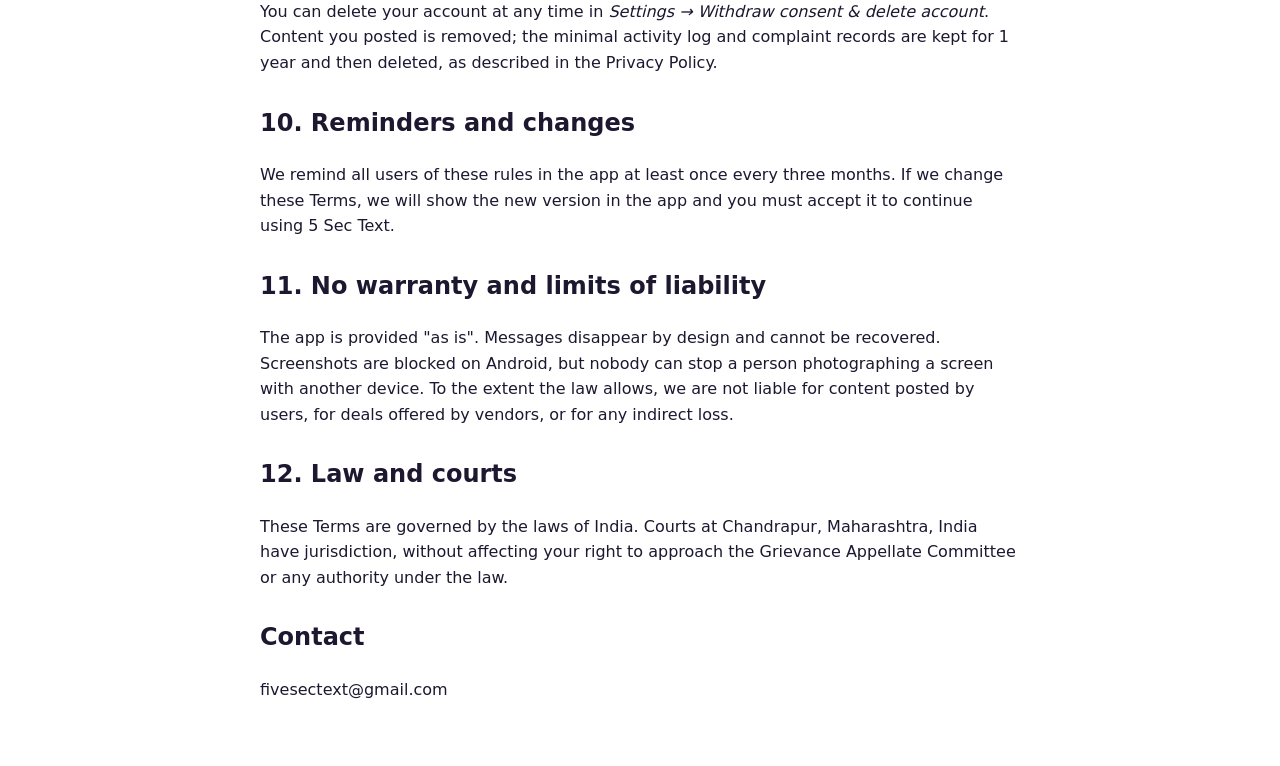
<file: terms.html>
<!doctype html><html lang="en"><head><meta charset="utf-8"><meta name="viewport" content="width=device-width,initial-scale=1"><title>Terms of Use - 5 Sec Text</title><link rel="stylesheet" href="style.css"></head><body>
<h1>Terms of Use</h1><p class="muted">5 Sec Text · Version 1 · Last updated: 27 November 2026</p>
<p>These Terms of Use ("Terms") are an agreement between you and Mohammed Sajid Sheikh, trading as 5 Sec Text ("5 Sec Text", "we", "us"), the operator of the 5 Sec Text app. By creating an account or using the app you agree to these Terms, our <a href="privacy.html">Privacy Policy</a> and the rules below. These Terms are published under the Information Technology Act, 2000, the Information Technology (Intermediary Guidelines and Digital Media Ethics Code) Rules, 2021 (as amended) and the Digital Personal Data Protection Act, 2023.</p>

<h2>1. Who can use 5 Sec Text</h2>
<ul>
<li>You must be <b>18 years of age or older</b>. By signing up you confirm that you are. We will close accounts we find belong to anyone under 18.</li>
<li>You sign in with your own email address, and the app works only on a phone with an active SIM card. You are responsible for everything done from your account.</li>
<li>You may not use the app if we have banned you, or if the law forbids you from using it.</li>
</ul>

<h2>2. What 5 Sec Text is</h2>
<p>5 Sec Text is an intermediary: we provide the service, and users create and send the content. Private messages are end-to-end encrypted and deleted after they are read, so we cannot read them. Status photos and videos stay on the poster's phone. Deals are posted by vendors. We do not create, choose or change the content users share. There are no voice or video calls.</p>

<h2>3. Content you must not post, send, share or display</h2>
<p>You must not host, display, upload, modify, publish, transmit, store, update or share any information that:</p>
<ol type="a">
<li>belongs to another person and to which you have no right;</li>
<li>is obscene, pornographic, paedophilic, invasive of another's privacy (including bodily privacy), insulting or harassing on the basis of gender, racially or ethnically objectionable, relating to or encouraging money laundering or gambling, promoting enmity between groups on grounds of religion or caste with intent to incite violence, or otherwise inconsistent with or contrary to the laws in force;</li>
<li>is harmful to children;</li>
<li>infringes any patent, trademark, copyright or other proprietary right;</li>
<li>deceives or misleads the recipient about the origin of the message, or knowingly and intentionally communicates any misinformation or information that is patently false and untrue or misleading in nature;</li>
<li>impersonates another person, including through artificially morphed images or synthetically generated (AI-made, "deepfake") content presented as real;</li>
<li>threatens the unity, integrity, defence, security or sovereignty of India, friendly relations with foreign States, or public order, or causes incitement to the commission of any cognisable offence, or prevents investigation of any offence, or is insulting to other nations;</li>
<li>contains a software virus or any other computer code, file or program designed to interrupt, destroy or limit the functionality of any computer resource;</li>
<li>is an online game that is not permitted under the law, or advertises or promotes one, or any betting or gambling;</li>
<li>shows nudity or a sexual act, or is a morphed or synthetically generated intimate image of any person, whether or not it is real;</li>
<li>is child sexual abuse material, or relates to explosives, arms or other dangerous items in a way that breaks the law, or is a false electronic record;</li>
<li>violates any law for the time being in force, including the Bharatiya Nyaya Sanhita, 2023 and the Protection of Children from Sexual Offences Act, 2012.</li>
</ol>
<p>If you share AI-generated or edited pictures or videos, you must not present them as real or use them to harm or mislead anyone.</p>

<h2>4. Deals &amp; Coupons - vendors are responsible</h2>
<ul>
<li>The Deals tab is for discount offers, coupon codes and sale announcements only, with pictures only (no video). Nudity and adult content are forbidden.</li>
<li>Before every post and every update, the vendor must confirm <b>"I confirm this offer is genuine and lawful"</b>. By doing so the vendor promises that the offer is real, that they will honour it, that it is not misleading, and that they hold any licence or permit the law requires (for example for discounts or promotions in their country or state).</li>
<li><b>The vendor alone is responsible for the offer</b>, its terms, the goods or services and any dispute with buyers. 5 Sec Text only displays the offer, is not a party to any sale and gives no guarantee about any deal.</li>
<li>Each user may have up to 10 active deals. Deals end automatically at their end date (30 days at most).</li>
</ul>

<h2>5. Status - posters are responsible</h2>
<p>Uploaders manage their own videos (up to 2, for up to 30 days) and are responsible for them. Videos are checked for nudity on the phone; videos reported by 3 users are hidden automatically.</p>

<h2>6. What we do if the rules are broken</h2>
<ul>
<li>Vendors and uploaders manage their own posts. Our Trust &amp; Safety team acts <b>only on complaints and legal orders</b>.</li>
<li>If you break these Terms we may remove or disable access to your content, suspend your account for a period, or ban it permanently. Where the law requires, we will report content (for example child sexual abuse material) to the authorities and keep the related records.</li>
<li>When we remove your content or ban you, we tell you in the app and you can appeal through <i>Help → File a complaint</i>.</li>
<li>When a court or an authorised government agency lawfully orders it, we remove or disable content within the time the law sets, and provide the information we hold (see the Privacy Policy - we cannot provide message content, which we never have).</li>
</ul>

<h2>7. Complaints and the Grievance Officer</h2>
<p>You can complain about any content or account, or appeal a decision, in the app under <i>Settings → Help &amp; Grievance Officer</i>, or by writing to our Grievance Officer:</p>
<p><b>Mohammed Sajid Sheikh</b><br>Email: fivesectext@gmail.com<br>Address: Ground Floor, Durgapur Road, Tukum, Chandrapur-442401, Maharashtra, India</p>
<p>We acknowledge every complaint within 24 hours (the app gives you a ticket number at once) and resolve it within 7 days. Complaints about content that shows a person's nudity or sexual act, a morphed or deepfake intimate image of a person, or child sexual abuse material are acted on within 2 hours. Other complaints about unlawful content are acted on within 36 hours. If you are not satisfied with our decision, you may appeal to the Grievance Appellate Committee set up by the Government of India (<a href="https://gac.gov.in">gac.gov.in</a>).</p>

<h2>8. Privacy and records</h2>
<p>How we handle your data is explained in the <a href="privacy.html">Privacy Policy</a>. In short: messages are end-to-end encrypted and deleted after reading; we keep a minimal activity log (sign-ins, account and post records, never message content) for 1 year, as Indian law requires.</p>

<h2>9. Your account</h2>
<p>You can delete your account at any time in <i>Settings → Withdraw consent &amp; delete account</i>. Content you posted is removed; the minimal activity log and complaint records are kept for 1 year and then deleted, as described in the Privacy Policy.</p>

<h2>10. Reminders and changes</h2>
<p>We remind all users of these rules in the app at least once every three months. If we change these Terms, we will show the new version in the app and you must accept it to continue using 5 Sec Text.</p>

<h2>11. No warranty and limits of liability</h2>
<p>The app is provided "as is". Messages disappear by design and cannot be recovered. Screenshots are blocked on Android, but nobody can stop a person photographing a screen with another device. To the extent the law allows, we are not liable for content posted by users, for deals offered by vendors, or for any indirect loss.</p>

<h2>12. Law and courts</h2>
<p>These Terms are governed by the laws of India. Courts at Chandrapur, Maharashtra, India have jurisdiction, without affecting your right to approach the Grievance Appellate Committee or any authority under the law.</p>

<h2>Contact</h2><p>fivesectext@gmail.com</p>
</body></html>
</file>
<file: style.css>
body{font-family:system-ui,-apple-system,Segoe UI,Roboto,sans-serif;max-width:760px;margin:0 auto;padding:24px 16px 48px;line-height:1.6;color:#1d1730;background:#fff}
h1{color:#5a2fd0}h2{margin-top:28px}a{color:#5a2fd0}.muted{color:#6b6480;font-size:.9em}
@media (prefers-color-scheme:dark){body{background:#14111c;color:#ece8f6}h1,a{color:#b49bff}.muted{color:#a59fb8}}
</file>
